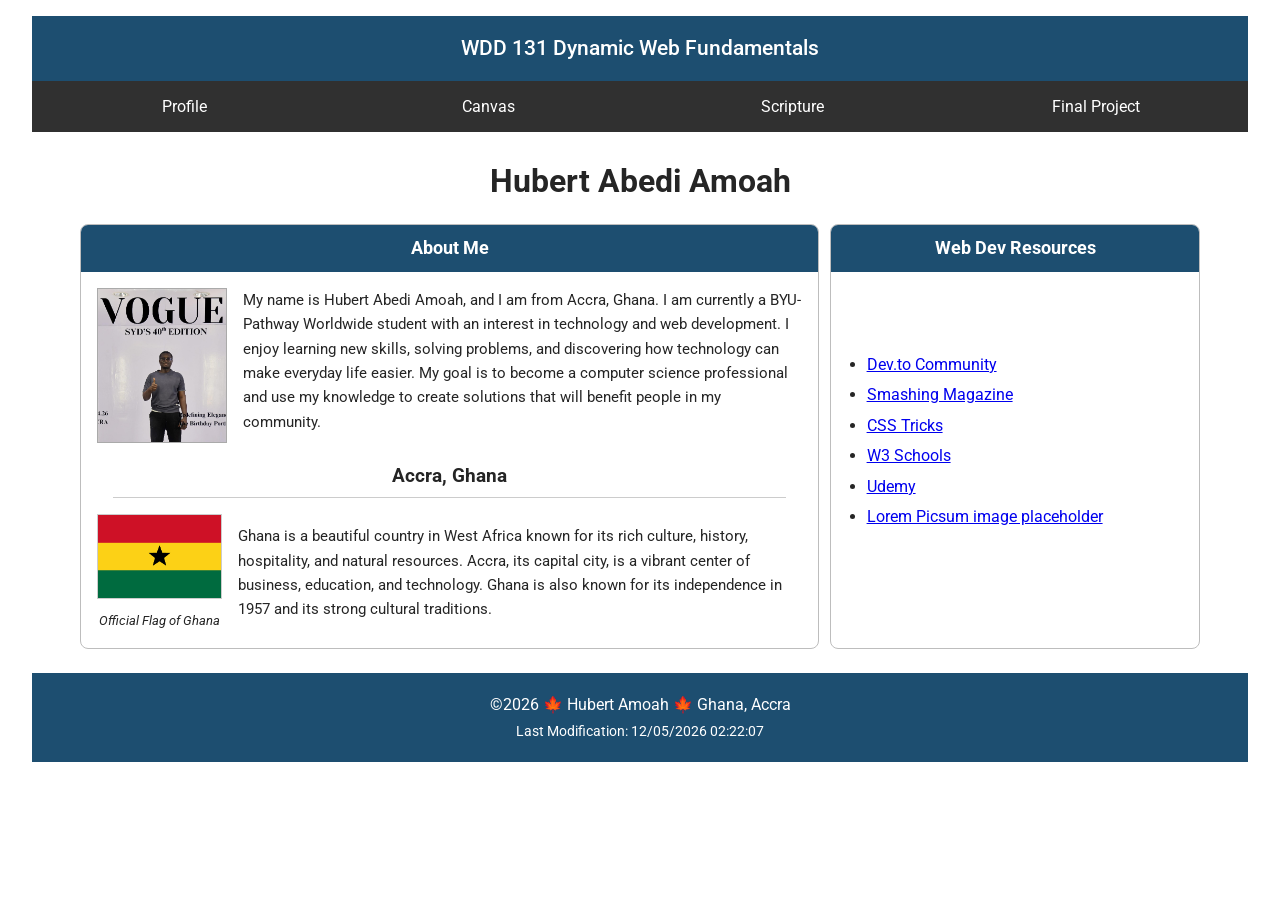
<file: index.html>
<!DOCTYPE html>
<html lang="en">
<head>
    <meta charset="UTF-8">
    <meta name="viewport" content="width=device-width, initial-scale=1.0">

   <meta name="description" content="Personal homepage of Hubert Abedi Amoah, a BYU-Pathway student from Ghana interested in technology and web development.">

    <meta name="author" content="Hubert Abedi Amoah">

    <title>WDD 131 Dynamic Web Fundamentals Hubert Abedi Amoah</title>

    <link rel="preconnect" href="https://fonts.googleapis.com">
    <link rel="preconnect" href="https://fonts.gstatic.com" crossorigin>
    <link href="https://fonts.googleapis.com/css2?family=Roboto:wght@400;500;700&display=swap" rel="stylesheet">

    <link rel="stylesheet" href="styles/base.css">

    <script src="scripts/getdates.js" defer></script>
</head>

<body>

    <header>
        <span id="course-title">WDD 131 Dynamic Web Fundamentals</span>

        <nav>
            <a href="https://linkedin.com" target="_blank" rel="noopener noreferrer">Profile</a>

            <a href="https://byupw.instructure.com/" target="_blank" rel="noopener noreferrer">Canvas</a>

            <a href="https://www.churchofjesuschrist.org/study/scriptures/bofm/1-ne/3?lang=eng&id=p7#p7" target="_blank" rel="noopener noreferrer">Scripture</a>

            <a href="#">Final Project</a>
        </nav>
    </header>

    <main>
        <h1>Hubert Abedi Amoah</h1>

        <div class="cards">

            <section class="card about">
                <h2>About Me</h2>

                <div class="about-content">

                    <img class="profile-photo"
                         src="images/hubert.jpg"
                         alt="Portrait of Hubert Abedi Amoah">

                    <p>
                        My name is Hubert Abedi Amoah, and I am from Accra,
                        Ghana. I am currently a BYU-Pathway Worldwide student
                        with an interest in technology and web development.
                        I enjoy learning new skills, solving problems, and
                        discovering how technology can make everyday life
                        easier. My goal is to become a computer science
                        professional and use my knowledge to create solutions
                        that will benefit people in my community.
                    </p>

                </div>

                <h3>Accra, Ghana</h3>

                <div class="location-content">

                    <figure>
                        <img src="images/ghana-flag.png"
                             alt="Official flag of Ghana">

                        <figcaption>Official Flag of Ghana</figcaption>
                    </figure>

                    <p>
                        Ghana is a beautiful country in West Africa known
                        for its rich culture, history, hospitality, and
                        natural resources. Accra, its capital city, is a
                        vibrant center of business, education, and
                        technology. Ghana is also known for its
                        independence in 1957 and its strong cultural
                        traditions.
                    </p>

                </div>
            </section>

            <section class="card resources">

                <h2>Web Dev Resources</h2>

                <div class="resource-content">

                    <ul>
                        <li>
                            <a href="https://dev.to/" target="_blank" rel="noopener noreferrer">
                                Dev.to Community
                            </a>
                        </li>

                        <li>
                            <a href="https://www.smashingmagazine.com/" target="_blank" rel="noopener noreferrer">
                                Smashing Magazine
                            </a>
                        </li>

                        <li>
                            <a href="https://css-tricks.com/" target="_blank" rel="noopener noreferrer">
                                CSS Tricks
                            </a>
                        </li>

                        <li>
                            <a href="https://www.w3schools.com/" target="_blank" rel="noopener noreferrer">
                                W3 Schools
                            </a>
                        </li>

                        <li>
                            <a href="https://www.udemy.com/" target="_blank" rel="noopener noreferrer">
                                Udemy
                            </a>
                        </li>

                        <li>
                            <a href="https://www.lipsum.com/" target="_blank" rel="noopener noreferrer">
                                Lorem Picsum image placeholder
                            </a>
                        </li>
                    </ul>

                </div>
            </section>

        </div>
    </main>

    <footer>
        <p>
            ©<span id="currentyear"></span> 🍁 Hubert Amoah 🍁 Ghana, Accra
        </p>

        <p id="lastModified"></p>
    </footer>

</body>
</html>
</file>
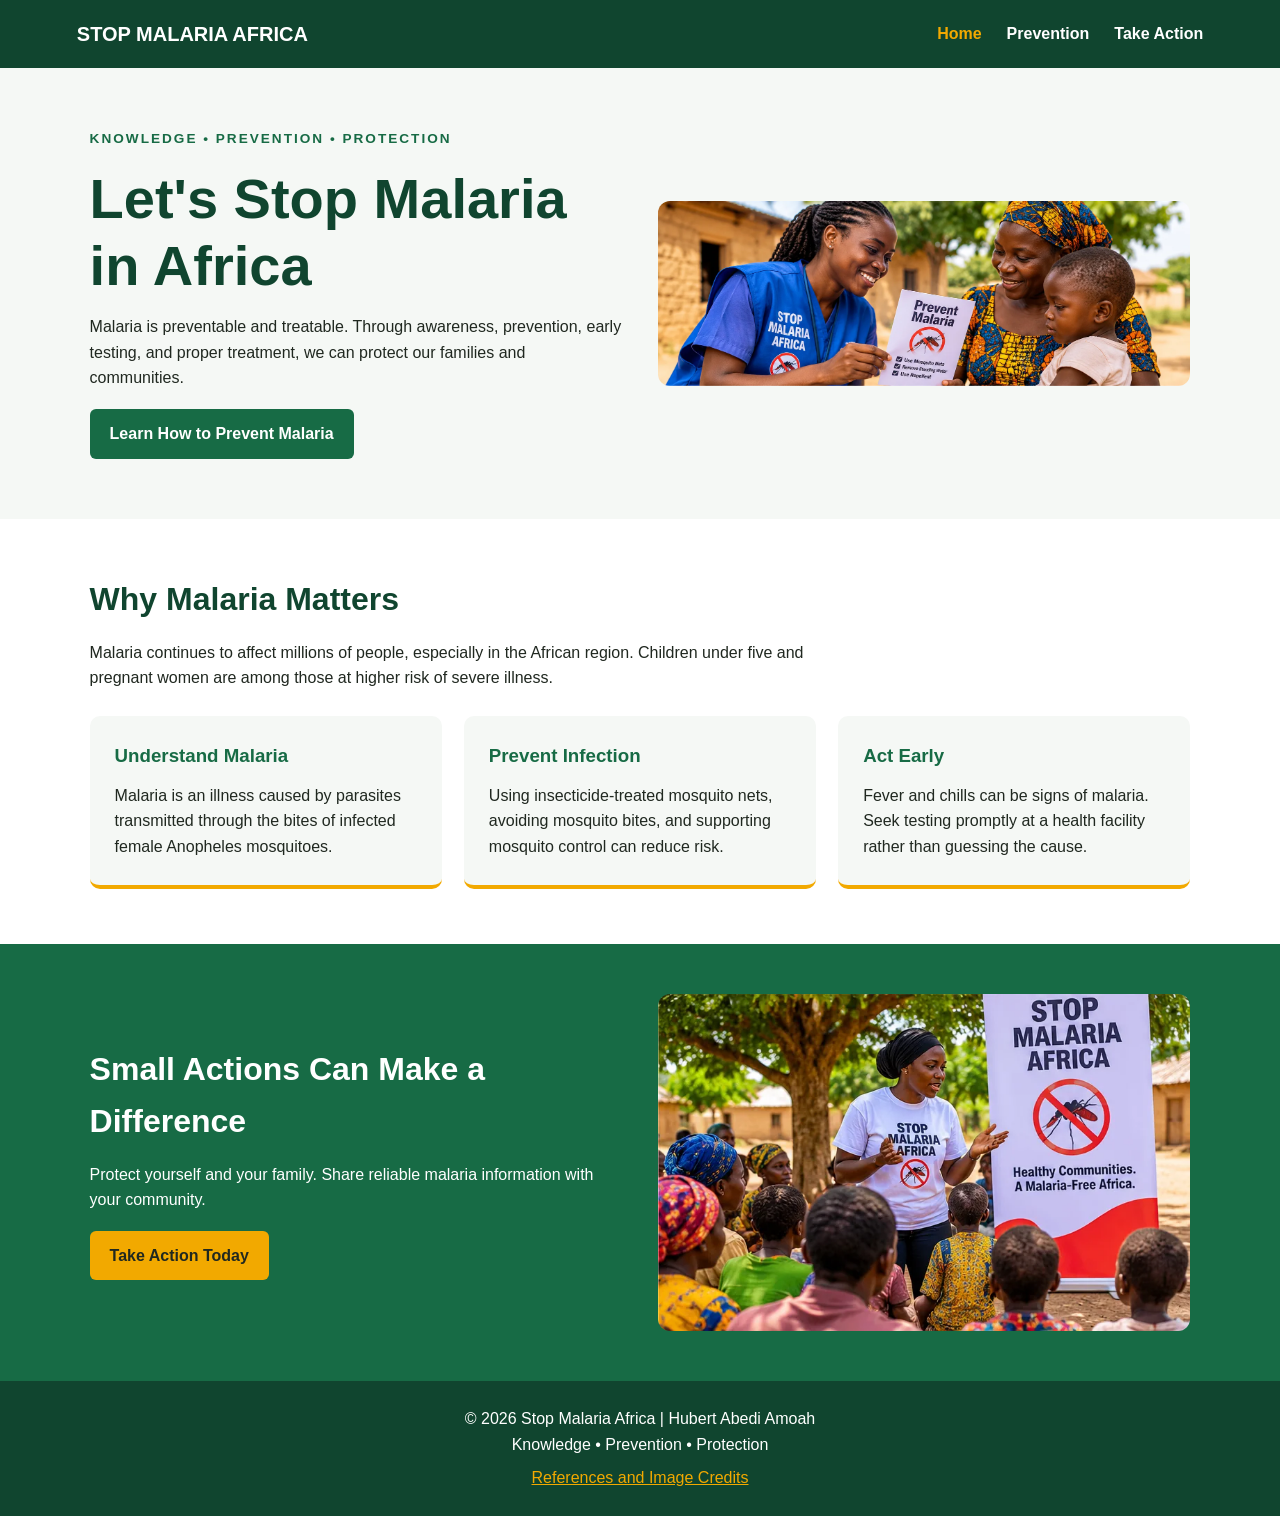
<file: project/index.html>
<!DOCTYPE html>
<html lang="en">
<head>
    <meta charset="UTF-8">
    <meta name="viewport" content="width=device-width, initial-scale=1.0">
    <meta name="description" content="Learn about malaria prevention and how communities across Africa can help stop malaria.">
    <meta name="author" content="Hubert Abedi Amoah">
    <title>Stop Malaria Africa | Home</title>
    <link rel="stylesheet" href="styles/project.css">
    <script src="scripts/project.js" defer></script>
</head>
<body>
    <header>
        <a class="logo" href="index.html">STOP MALARIA AFRICA</a>
        <button class="menu-button" id="menuButton" aria-label="Open navigation" aria-expanded="false">☰</button>
        <nav id="mainNav">
            <a href="index.html" aria-current="page">Home</a>
            <a href="prevention.html">Prevention</a>
            <a href="take-action.html">Take Action</a>
        </nav>
    </header>

    <main>
        <section class="hero">
            <div class="hero-content">
                <p class="eyebrow">KNOWLEDGE • PREVENTION • PROTECTION</p>
                <h1>Let's Stop Malaria in Africa</h1>
                <p>Malaria is preventable and treatable. Through awareness, prevention, early testing, and proper treatment, we can protect our families and communities.</p>
                <a class="button" href="prevention.html">Learn How to Prevent Malaria</a>
            </div>
            <img src="images/malaria-hero.webp" alt="Community health worker educating people about malaria prevention" width="600" height="400">
        </section>

        <section class="section">
            <h2>Why Malaria Matters</h2>
            <p class="intro">Malaria continues to affect millions of people, especially in the African region. Children under five and pregnant women are among those at higher risk of severe illness.</p>

            <div class="cards">
                <article class="card">
                    <h3>Understand Malaria</h3>
                    <p>Malaria is an illness caused by parasites transmitted through the bites of infected female Anopheles mosquitoes.</p>
                </article>
                <article class="card">
                    <h3>Prevent Infection</h3>
                    <p>Using insecticide-treated mosquito nets, avoiding mosquito bites, and supporting mosquito control can reduce risk.</p>
                </article>
                <article class="card">
                    <h3>Act Early</h3>
                    <p>Fever and chills can be signs of malaria. Seek testing promptly at a health facility rather than guessing the cause.</p>
                </article>
            </div>
        </section>

        <section class="callout">
            <div>
                <h2>Small Actions Can Make a Difference</h2>
                <p>Protect yourself and your family. Share reliable malaria information with your community.</p>
                <a class="button button-light" href="take-action.html">Take Action Today</a>
            </div>
            <img src="images/community-awareness.webp" alt="Community members taking part in a health awareness activity" width="600" height="400" loading="lazy">
        </section>
    </main>

    <footer>
        <p>&copy; 2026 Stop Malaria Africa | Hubert Abedi Amoah</p>
        <p>Knowledge • Prevention • Protection</p>
        <a href="references.html">References and Image Credits</a>
    </footer>
</body>
</html>
</file>
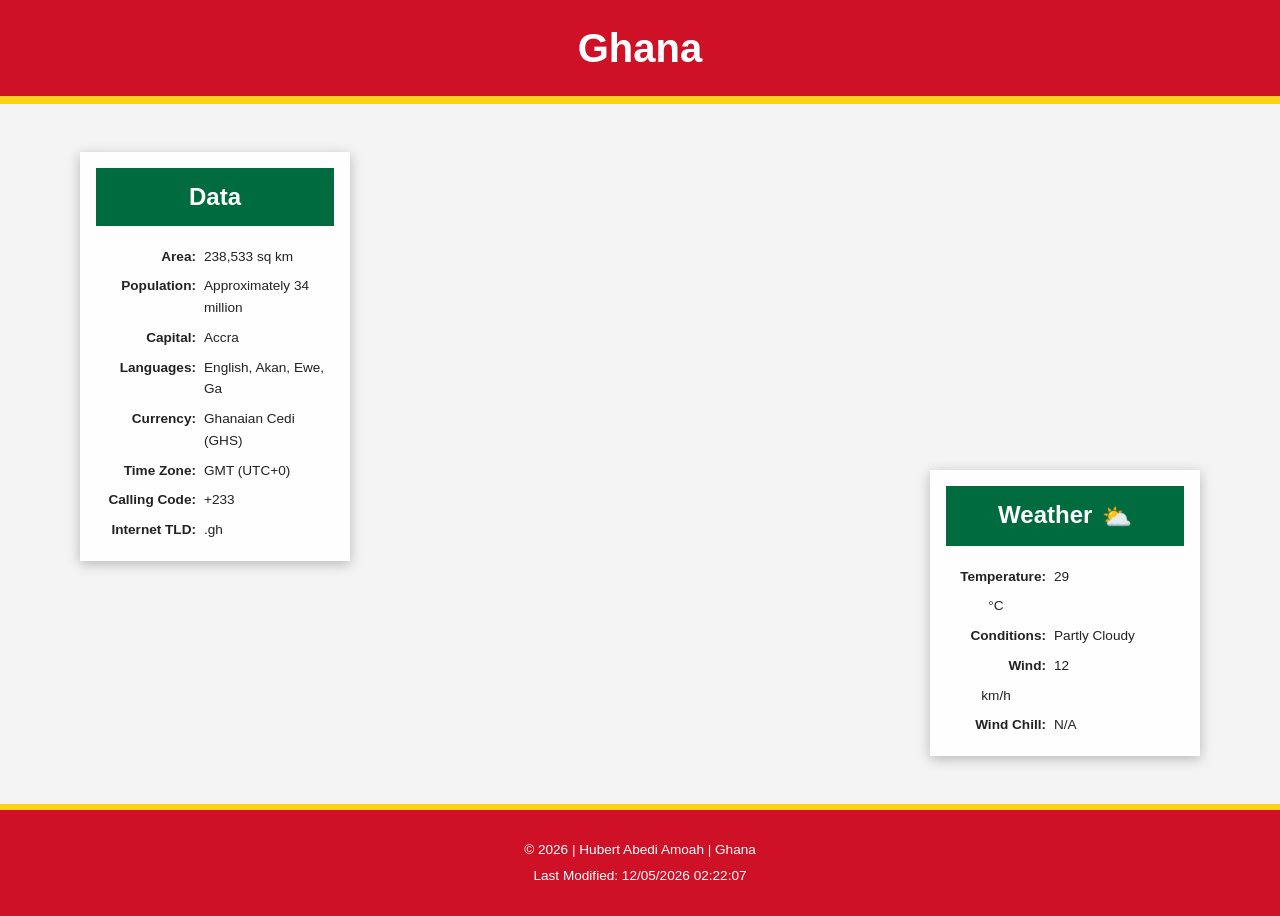
<file: place.html>
<!DOCTYPE html>
<html lang="en">
<head>
    <meta charset="UTF-8">
    <meta name="viewport" content="width=device-width, initial-scale=1.0">
    <meta name="description" content="Explore Ghana, its geography, population, culture, and weather.">
    <meta name="author" content="Hubert Abedi Amoah">

    <title>Ghana | Place Page</title>

    <link rel="stylesheet" href="styles/place.css">
    <script src="scripts/place.js" defer></script>
</head>

<body>
    <header>
        <h1>Ghana</h1>
    </header>

    <main>
        <div class="hero">

            <!-- Responsive Hero Image -->
            <picture class="hero-picture">
                <source
                    media="(max-width: 600px)"
                    srcset="images/ghana-small.webp"
                    type="image/webp">

                <source
                    media="(min-width: 601px)"
                    srcset="images/ghana-large.webp"
                    type="image/webp">

                <img
                    src="images/ghana-large.webp"
                    alt="Beautiful landscape of Ghana"
                    class="hero-image">
            </picture>

            <!-- Data Section -->
            <section class="data">
                <h2>Data</h2>

                <div class="data-content">
                    <p><span>Area:</span> <span>238,533 sq km</span></p>
                    <p><span>Population:</span> <span>Approximately 34 million</span></p>
                    <p><span>Capital:</span> <span>Accra</span></p>
                    <p><span>Languages:</span> <span>English, Akan, Ewe, Ga</span></p>
                    <p><span>Currency:</span> <span>Ghanaian Cedi (GHS)</span></p>
                    <p><span>Time Zone:</span> <span>GMT (UTC+0)</span></p>
                    <p><span>Calling Code:</span> <span>+233</span></p>
                    <p><span>Internet TLD:</span> <span>.gh</span></p>
                </div>
            </section>

            <!-- Weather Section -->
            <section class="weather">
                <h2>Weather</h2>

                <img
                    src="images/weather.svg"
                    alt="Partly cloudy weather"
                    class="weather-icon">

                <div class="weather-content">
                    <p><span>Temperature:</span> <span id="temperature">29</span> °C</p>
                    <p><span>Conditions:</span> <span>Partly Cloudy</span></p>
                    <p><span>Wind:</span> <span id="wind-speed">12</span> km/h</p>
                    <p><span>Wind Chill:</span> <span id="wind-chill">N/A</span></p>
                </div>
            </section>

        </div>
    </main>

    <footer>
        <p>
            &copy; <span id="current-year"></span>
            | Hubert Abedi Amoah | Ghana
        </p>

        <p>
            Last Modified:
            <span id="last-modified"></span>
        </p>
    </footer>
</body>
</html>
</file>
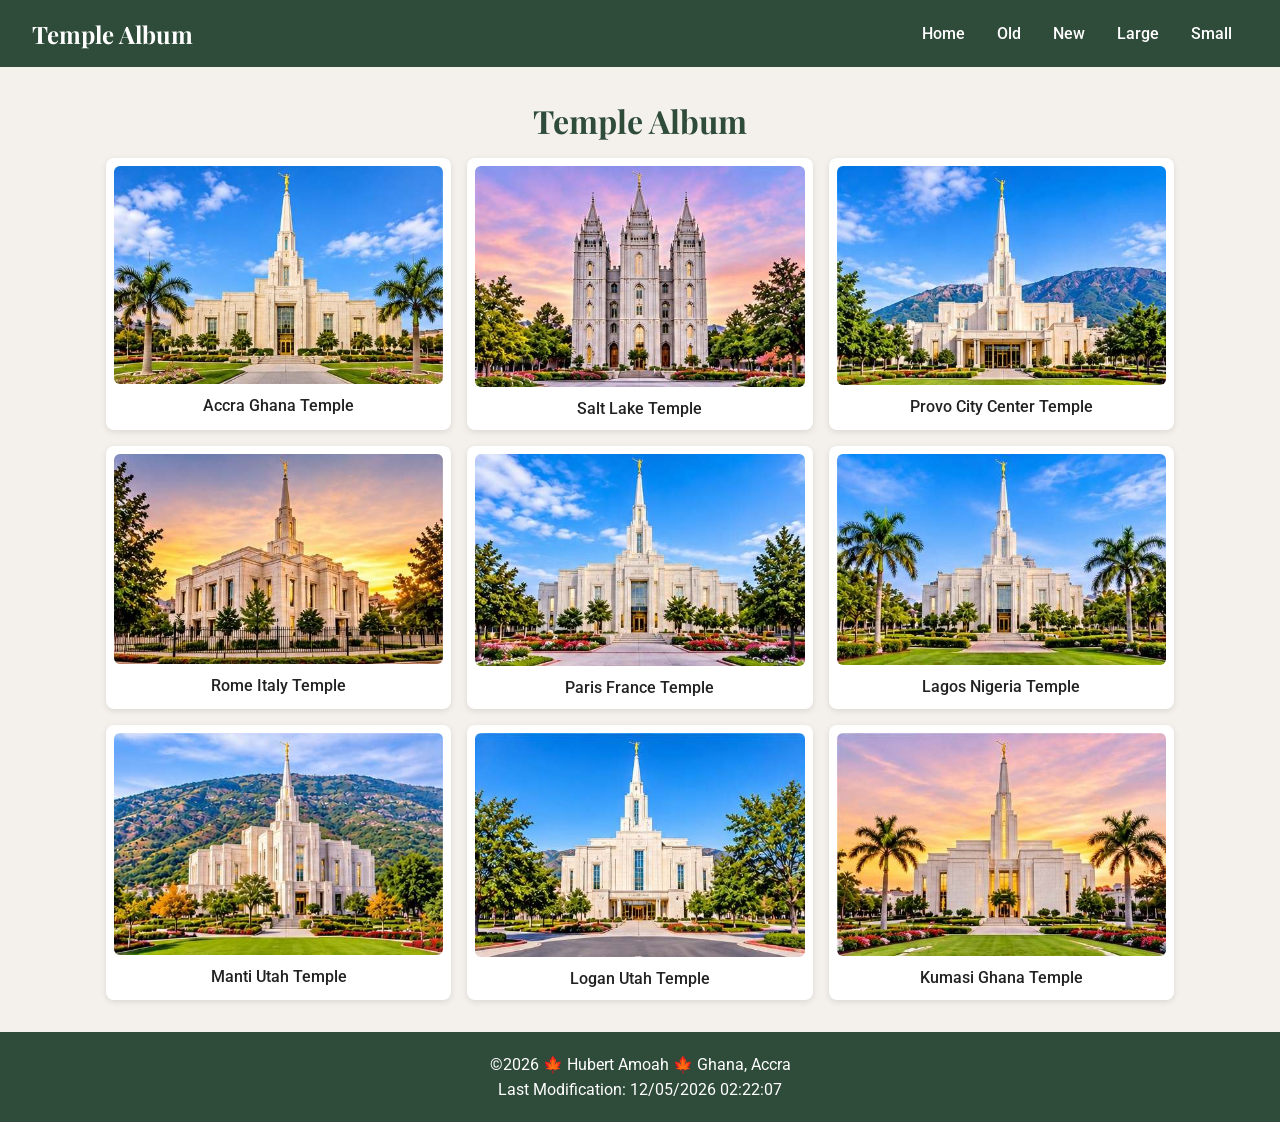
<file: temples.html>
<!DOCTYPE html>
<html lang="en">
<head>
  <meta charset="UTF-8">
  <meta name="viewport" content="width=device-width, initial-scale=1.0">
  <title>Temple Album - Hubert Amoah</title>
  <meta name="description" content="Explore beautiful temples from around the world in Hubert Amoah's WDD 131 Temple Album photo gallery.">
  <meta name="author" content="Hubert Amoah">
  <link rel="preconnect" href="https://fonts.googleapis.com">
  <link rel="preconnect" href="https://fonts.gstatic.com" crossorigin>
  <link href="https://fonts.googleapis.com/css2?family=Playfair+Display:wght@600&family=Roboto:wght@400;500&display=swap" rel="stylesheet">
  <link rel="stylesheet" href="styles/temples.css">
  <link rel="stylesheet" href="styles/temples-large.css">
  <script src="scripts/temples.js" defer></script>
</head>
<body>
  <header>
    <h2>Temple Album</h2>
    <button id="menu" aria-label="Toggle navigation menu" aria-expanded="false" aria-controls="main-nav"></button>
    <nav class="navigation" id="main-nav">
      <a href="#" title="Home">Home</a>
      <a href="#" title="Old temples">Old</a>
      <a href="#" title="New temples">New</a>
      <a href="#" title="Large temples">Large</a>
      <a href="#" title="Small temples">Small</a>
    </nav>
  </header>

  <main>
    <h1>Temple Album</h1>
    <div class="album">
      <figure>
        <img src="images/accra-ghana-temple.jpg" alt="Accra Ghana Temple" width="400" height="300" loading="lazy">
        <figcaption>Accra Ghana Temple</figcaption>
      </figure>
      <figure>
        <img src="images/salt-lake-temple.jpg" alt="Salt Lake Temple" width="400" height="300" loading="lazy">
        <figcaption>Salt Lake Temple</figcaption>
      </figure>
      <figure>
        <img src="images/provo-city-center-temple.jpg" alt="Provo City Center Temple" width="400" height="300" loading="lazy">
        <figcaption>Provo City Center Temple</figcaption>
      </figure>
      <figure>
        <img src="images/rome-italy-temple.jpg" alt="Rome Italy Temple" width="400" height="300" loading="lazy">
        <figcaption>Rome Italy Temple</figcaption>
      </figure>
      <figure>
        <img src="images/paris-france-temple.jpg" alt="Paris France Temple" width="400" height="300" loading="lazy">
        <figcaption>Paris France Temple</figcaption>
      </figure>
      <figure>
        <img src="images/lagos-nigeria-temple.jpg" alt="Lagos Nigeria Temple" width="400" height="300" loading="lazy">
        <figcaption>Lagos Nigeria Temple</figcaption>
      </figure>
      <figure>
        <img src="images/manti-utah-temple.jpg" alt="Manti Utah Temple" width="400" height="300" loading="lazy">
        <figcaption>Manti Utah Temple</figcaption>
      </figure>
      <figure>
        <img src="images/logan-utah-temple.jpg" alt="Logan Utah Temple" width="400" height="300" loading="lazy">
        <figcaption>Logan Utah Temple</figcaption>
      </figure>
      <figure>
        <img src="images/kumasi-ghana-temple.jpg" alt="Kumasi Ghana Temple" width="400" height="300" loading="lazy">
        <figcaption>Kumasi Ghana Temple</figcaption>
      </figure>
    </div>
  </main>

  <footer>
    <p>
      ©<span id="currentyear"></span> 🍁 Hubert Amoah 🍁 Ghana, Accra
    </p>
    <p id="lastModified"></p>
  </footer>
</body>
</html>
</file>
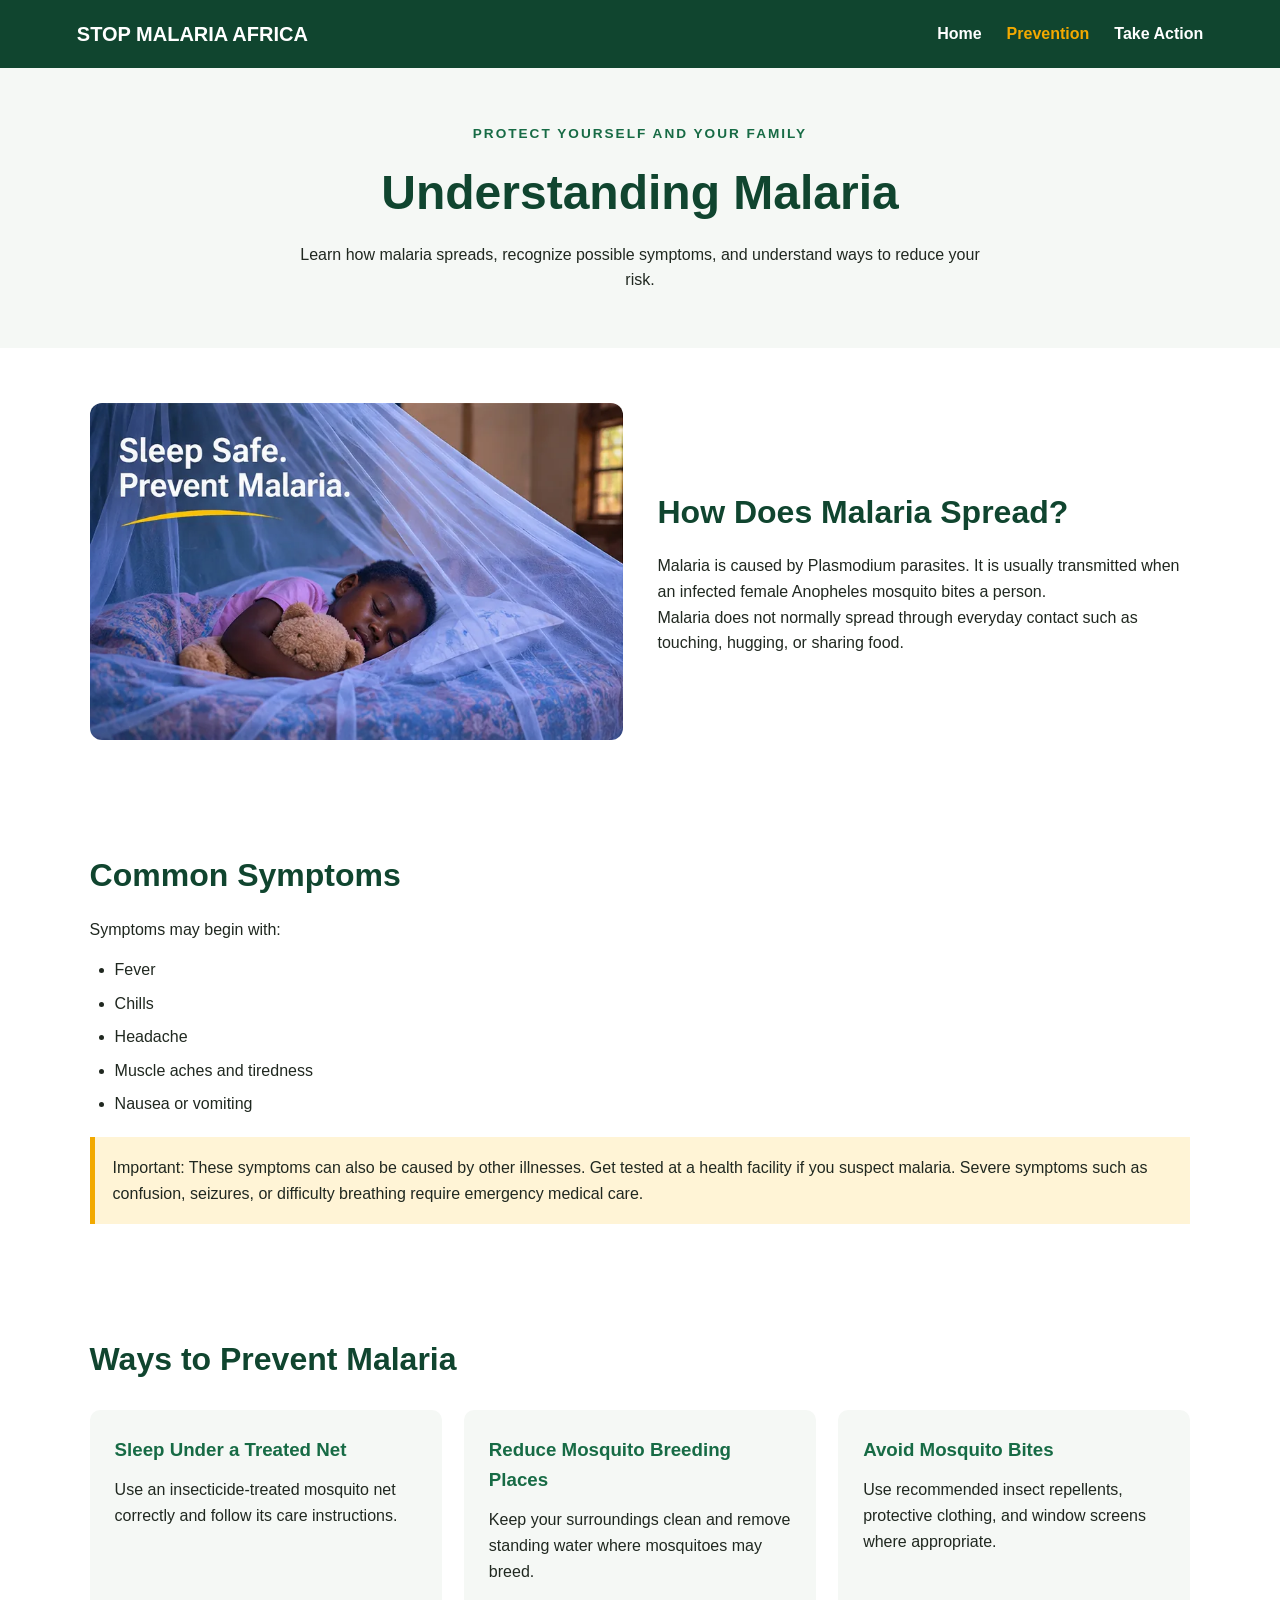
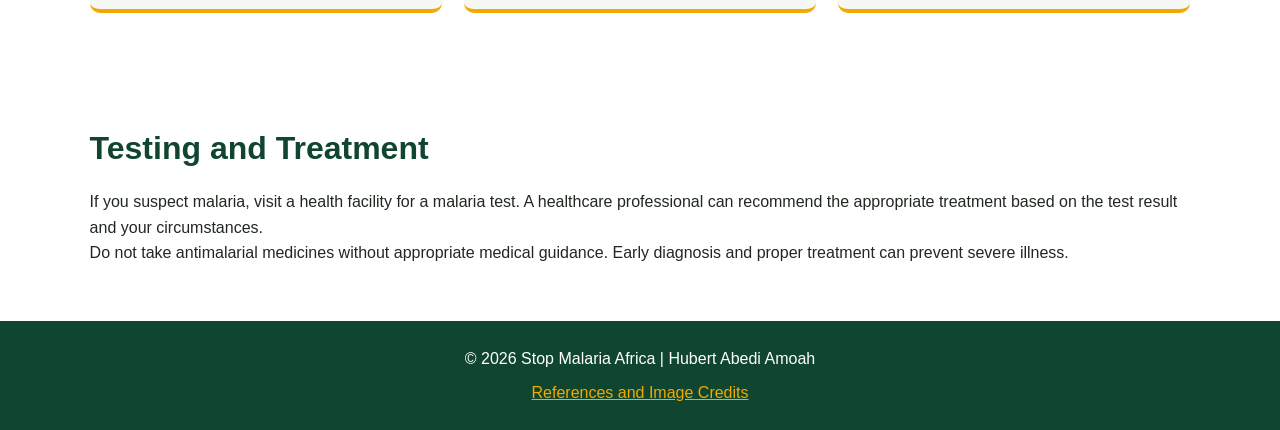
<file: project/prevention.html>
<!DOCTYPE html>
<html lang="en">
<head>
    <meta charset="UTF-8">
    <meta name="viewport" content="width=device-width, initial-scale=1.0">
    <meta name="description" content="Learn about malaria symptoms, prevention, diagnosis, and treatment.">
    <meta name="author" content="Hubert Abedi Amoah">
    <title>Malaria Prevention | Stop Malaria Africa</title>
    <link rel="stylesheet" href="styles/project.css">
    <script src="scripts/project.js" defer></script>
</head>
<body>
    <header>
        <a class="logo" href="index.html">STOP MALARIA AFRICA</a>
        <button class="menu-button" id="menuButton" aria-label="Open navigation" aria-expanded="false">☰</button>
        <nav id="mainNav">
            <a href="index.html">Home</a>
            <a href="prevention.html" aria-current="page">Prevention</a>
            <a href="take-action.html">Take Action</a>
        </nav>
    </header>

    <main>
        <section class="page-heading">
            <p class="eyebrow">PROTECT YOURSELF AND YOUR FAMILY</p>
            <h1>Understanding Malaria</h1>
            <p>Learn how malaria spreads, recognize possible symptoms, and understand ways to reduce your risk.</p>
        </section>

        <section class="content-section">
            <img class="content-image" src="images/mosquito-net.webp" alt="A mosquito net used to protect people while sleeping" width="600" height="400" loading="lazy">
            <div>
                <h2>How Does Malaria Spread?</h2>
                <p>Malaria is caused by Plasmodium parasites. It is usually transmitted when an infected female Anopheles mosquito bites a person.</p>
                <p>Malaria does not normally spread through everyday contact such as touching, hugging, or sharing food.</p>
            </div>
        </section>

        <section class="section">
            <h2>Common Symptoms</h2>
            <p>Symptoms may begin with:</p>
            <ul class="info-list">
                <li>Fever</li>
                <li>Chills</li>
                <li>Headache</li>
                <li>Muscle aches and tiredness</li>
                <li>Nausea or vomiting</li>
            </ul>
            <p class="notice">Important: These symptoms can also be caused by other illnesses. Get tested at a health facility if you suspect malaria. Severe symptoms such as confusion, seizures, or difficulty breathing require emergency medical care.</p>
        </section>

        <section class="section">
            <h2>Ways to Prevent Malaria</h2>
            <div class="cards">
                <article class="card">
                    <h3>Sleep Under a Treated Net</h3>
                    <p>Use an insecticide-treated mosquito net correctly and follow its care instructions.</p>
                </article>
                <article class="card">
                    <h3>Reduce Mosquito Breeding Places</h3>
                    <p>Keep your surroundings clean and remove standing water where mosquitoes may breed.</p>
                </article>
                <article class="card">
                    <h3>Avoid Mosquito Bites</h3>
                    <p>Use recommended insect repellents, protective clothing, and window screens where appropriate.</p>
                </article>
            </div>
        </section>

        <section class="section">
            <h2>Testing and Treatment</h2>
            <p>If you suspect malaria, visit a health facility for a malaria test. A healthcare professional can recommend the appropriate treatment based on the test result and your circumstances.</p>
            <p>Do not take antimalarial medicines without appropriate medical guidance. Early diagnosis and proper treatment can prevent severe illness.</p>
        </section>
    </main>

    <footer>
        <p>&copy; 2026 Stop Malaria Africa | Hubert Abedi Amoah</p>
        <a href="references.html">References and Image Credits</a>
    </footer>
</body>
</html>
</file>
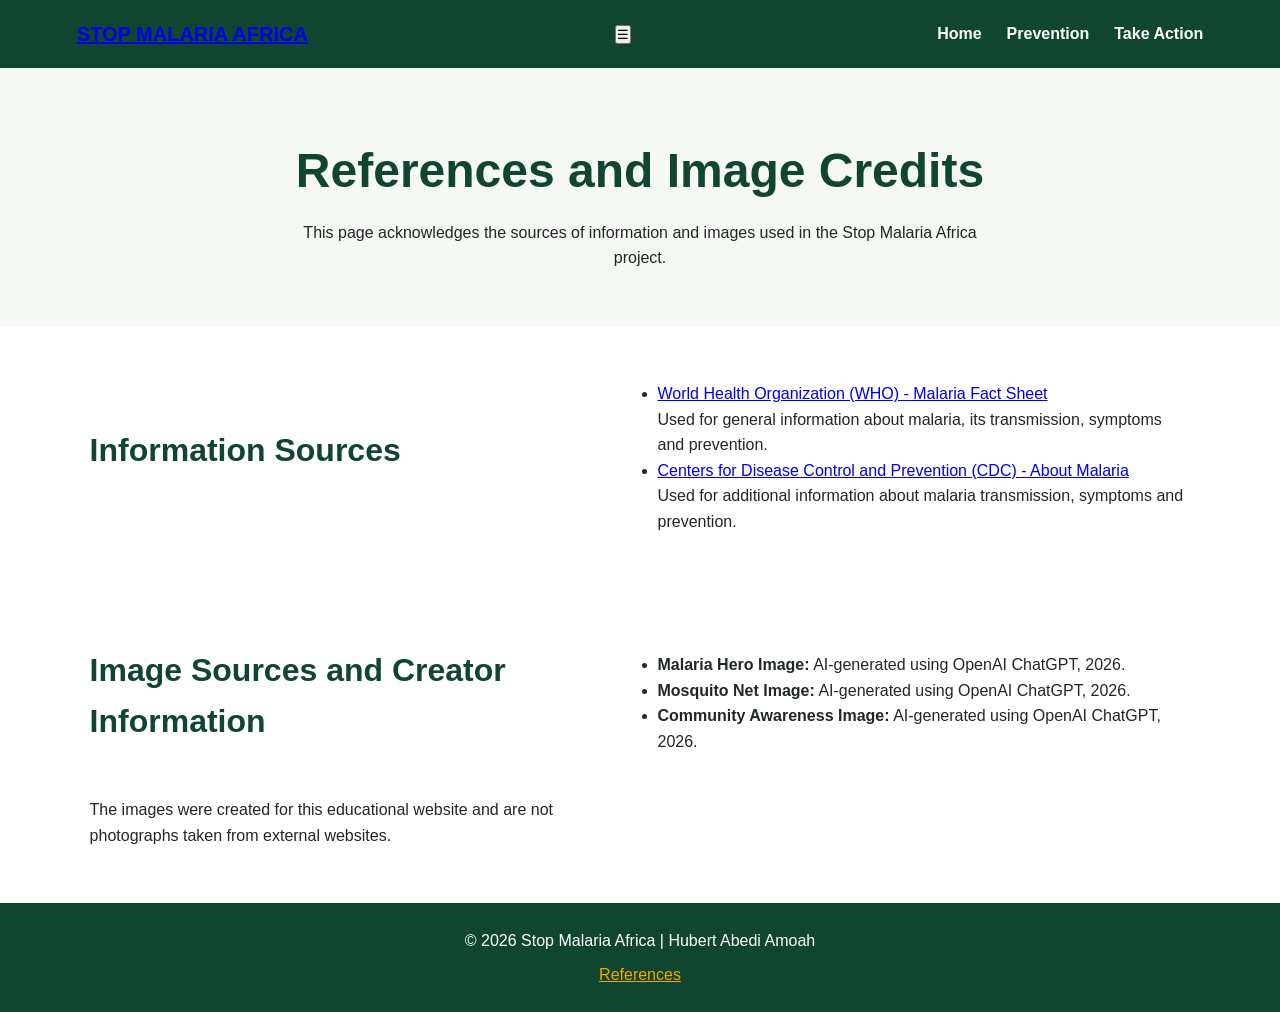
<file: project/references.html>
<!DOCTYPE html>
<html lang="en">
<head>
    <meta charset="UTF-8">
    <meta name="viewport" content="width=device-width, initial-scale=1.0">
    <meta name="description" content="References and image credits for the Stop Malaria Africa website.">
    <meta name="author" content="Hubert Abedi Amoah">
    <title>References | Stop Malaria Africa</title>
    <link rel="stylesheet" href="styles/project.css">
</head>

<body>
    <header>
        <div class="logo">
            <a href="index.html">STOP MALARIA AFRICA</a>
        </div>

        <button id="menuButton" aria-label="Open navigation menu"
            aria-expanded="false">☰</button>

        <nav id="mainNav">
            <a href="index.html">Home</a>
            <a href="prevention.html">Prevention</a>
            <a href="take-action.html">Take Action</a>
        </nav>
    </header>

    <main>
        <section class="page-heading">
            <h1>References and Image Credits</h1>
            <p>
                This page acknowledges the sources of information
                and images used in the Stop Malaria Africa project.
            </p>
        </section>

        <section class="content-section">
            <h2>Information Sources</h2>

            <ul>
                <li>
                    <a href="https://www.who.int/news-room/fact-sheets/detail/malaria"
                       target="_blank" rel="noopener noreferrer">
                        World Health Organization (WHO) - Malaria Fact Sheet
                    </a>
                    <p>
                        Used for general information about malaria,
                        its transmission, symptoms and prevention.
                    </p>
                </li>

                <li>
                    <a href="https://www.cdc.gov/malaria/about/index.html"
                       target="_blank" rel="noopener noreferrer">
                        Centers for Disease Control and Prevention (CDC) - About Malaria
                    </a>
                    <p>
                        Used for additional information about malaria
                        transmission, symptoms and prevention.
                    </p>
                </li>
            </ul>
        </section>

        <section class="content-section">
            <h2>Image Sources and Creator Information</h2>

            <ul>
                <li>
                    <strong>Malaria Hero Image:</strong>
                    AI-generated using OpenAI ChatGPT, 2026.
                </li>

                <li>
                    <strong>Mosquito Net Image:</strong>
                    AI-generated using OpenAI ChatGPT, 2026.
                </li>

                <li>
                    <strong>Community Awareness Image:</strong>
                    AI-generated using OpenAI ChatGPT, 2026.
                </li>
            </ul>

            <p>
                The images were created for this educational website
                and are not photographs taken from external websites.
            </p>
        </section>
    </main>

    <footer>
        <p>&copy; 2026 Stop Malaria Africa | Hubert Abedi Amoah</p>
        <a href="references.html">References</a>
    </footer>

    <script src="scripts/project.js"></script>
</body>
</html>
</file>
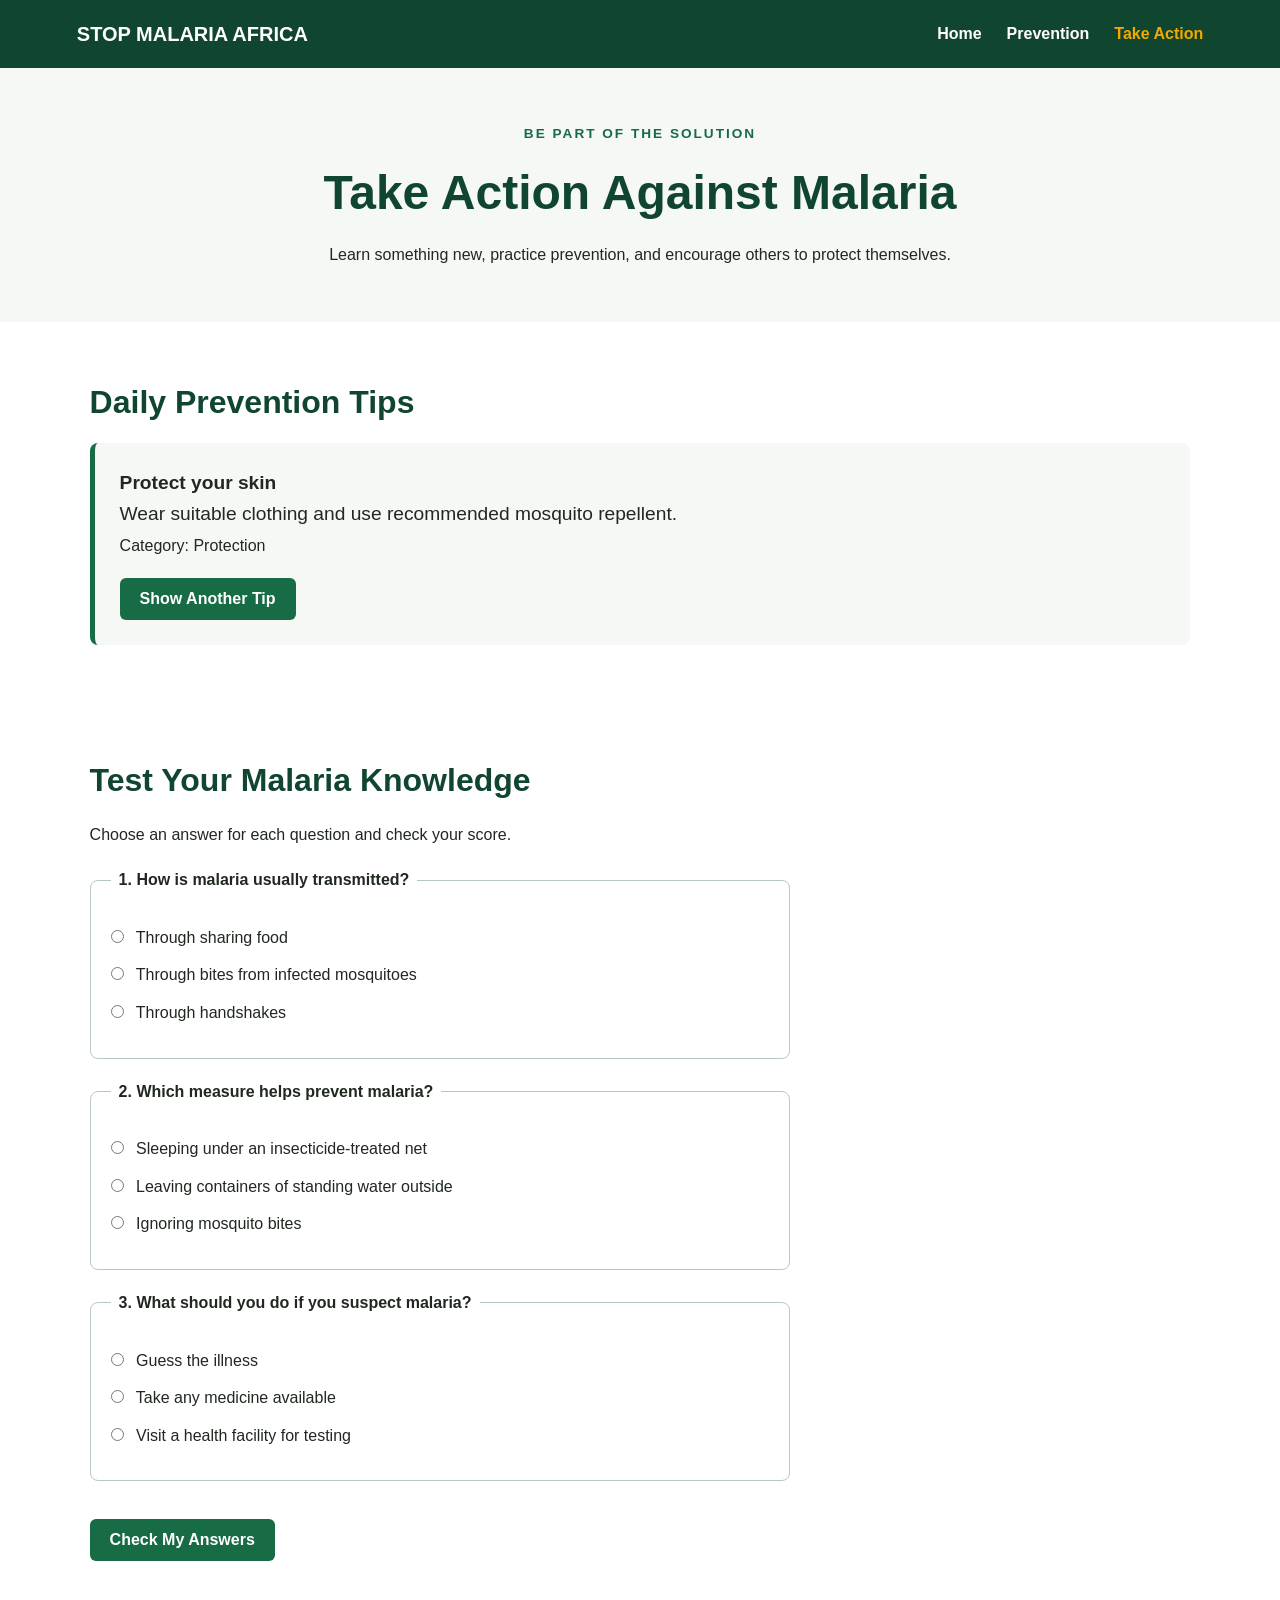
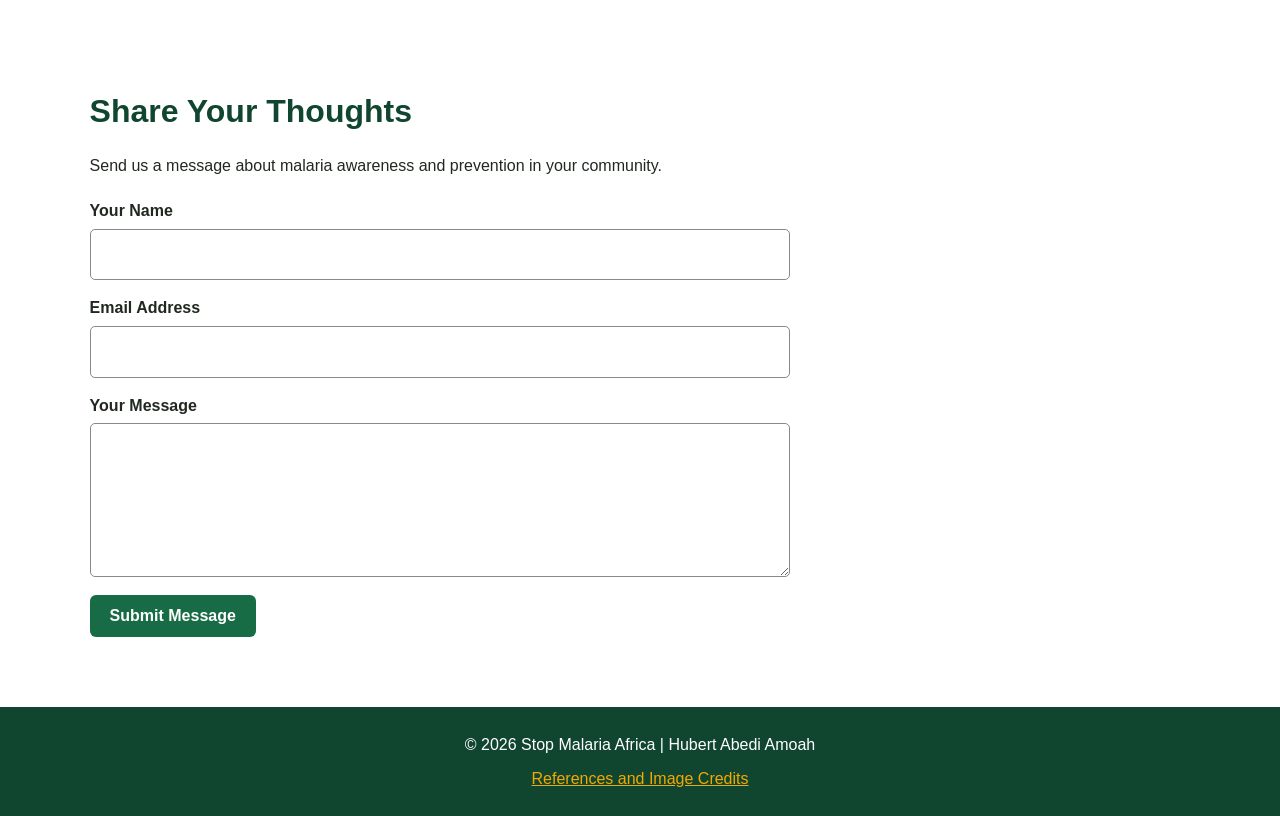
<file: project/take-action.html>
<!DOCTYPE html>
<html lang="en">
<head>
    <meta charset="UTF-8">
    <meta name="viewport" content="width=device-width, initial-scale=1.0">
    <meta name="description" content="Take action against malaria through awareness, education, and prevention.">
    <meta name="author" content="Hubert Abedi Amoah">
    <title>Take Action | Stop Malaria Africa</title>
    <link rel="stylesheet" href="styles/project.css">
    <script src="scripts/project.js" defer></script>
</head>
<body>
    <header>
        <a class="logo" href="index.html">STOP MALARIA AFRICA</a>
        <button class="menu-button" id="menuButton" aria-label="Open navigation" aria-expanded="false">☰</button>
        <nav id="mainNav">
            <a href="index.html">Home</a>
            <a href="prevention.html">Prevention</a>
            <a href="take-action.html" aria-current="page">Take Action</a>
        </nav>
    </header>

    <main>
        <section class="page-heading">
            <p class="eyebrow">BE PART OF THE SOLUTION</p>
            <h1>Take Action Against Malaria</h1>
            <p>Learn something new, practice prevention, and encourage others to protect themselves.</p>
        </section>

        <section class="section">
            <h2>Daily Prevention Tips</h2>
            <div class="tip-box">
                <p id="dailyTip">Your malaria prevention tip will appear here.</p>
                <button class="button" id="newTipButton" type="button">Show Another Tip</button>
            </div>
        </section>

        <section class="section">
            <h2>Test Your Malaria Knowledge</h2>
            <p>Choose an answer for each question and check your score.</p>

            <form id="quizForm">
                <fieldset>
                    <legend>1. How is malaria usually transmitted?</legend>
                    <label><input type="radio" name="q1" value="a" required> Through sharing food</label>
                    <label><input type="radio" name="q1" value="b"> Through bites from infected mosquitoes</label>
                    <label><input type="radio" name="q1" value="c"> Through handshakes</label>
                </fieldset>

                <fieldset>
                    <legend>2. Which measure helps prevent malaria?</legend>
                    <label><input type="radio" name="q2" value="a" required> Sleeping under an insecticide-treated net</label>
                    <label><input type="radio" name="q2" value="b"> Leaving containers of standing water outside</label>
                    <label><input type="radio" name="q2" value="c"> Ignoring mosquito bites</label>
                </fieldset>

                <fieldset>
                    <legend>3. What should you do if you suspect malaria?</legend>
                    <label><input type="radio" name="q3" value="a" required> Guess the illness</label>
                    <label><input type="radio" name="q3" value="b"> Take any medicine available</label>
                    <label><input type="radio" name="q3" value="c"> Visit a health facility for testing</label>
                </fieldset>

                <button class="button" type="submit">Check My Answers</button>
            </form>

            <p id="quizResult" class="result" aria-live="polite"></p>
            <p id="previousScore"></p>
        </section>

        <section class="section">
            <h2>Share Your Thoughts</h2>
            <p>Send us a message about malaria awareness and prevention in your community.</p>

            <form id="contactForm">
                <label for="visitorName">Your Name</label>
                <input type="text" id="visitorName" name="visitorName" required maxlength="60">

                <label for="visitorEmail">Email Address</label>
                <input type="email" id="visitorEmail" name="visitorEmail" required>

                <label for="visitorMessage">Your Message</label>
                <textarea id="visitorMessage" name="visitorMessage" rows="5" required maxlength="500"></textarea>

                <button class="button" type="submit">Submit Message</button>
            </form>
            <p id="formMessage" class="result" aria-live="polite"></p>
        </section>
    </main>

    <footer>
        <p>&copy; 2026 Stop Malaria Africa | Hubert Abedi Amoah</p>
        <a href="references.html">References and Image Credits</a>
    </footer>
</body>
</html>
</file>
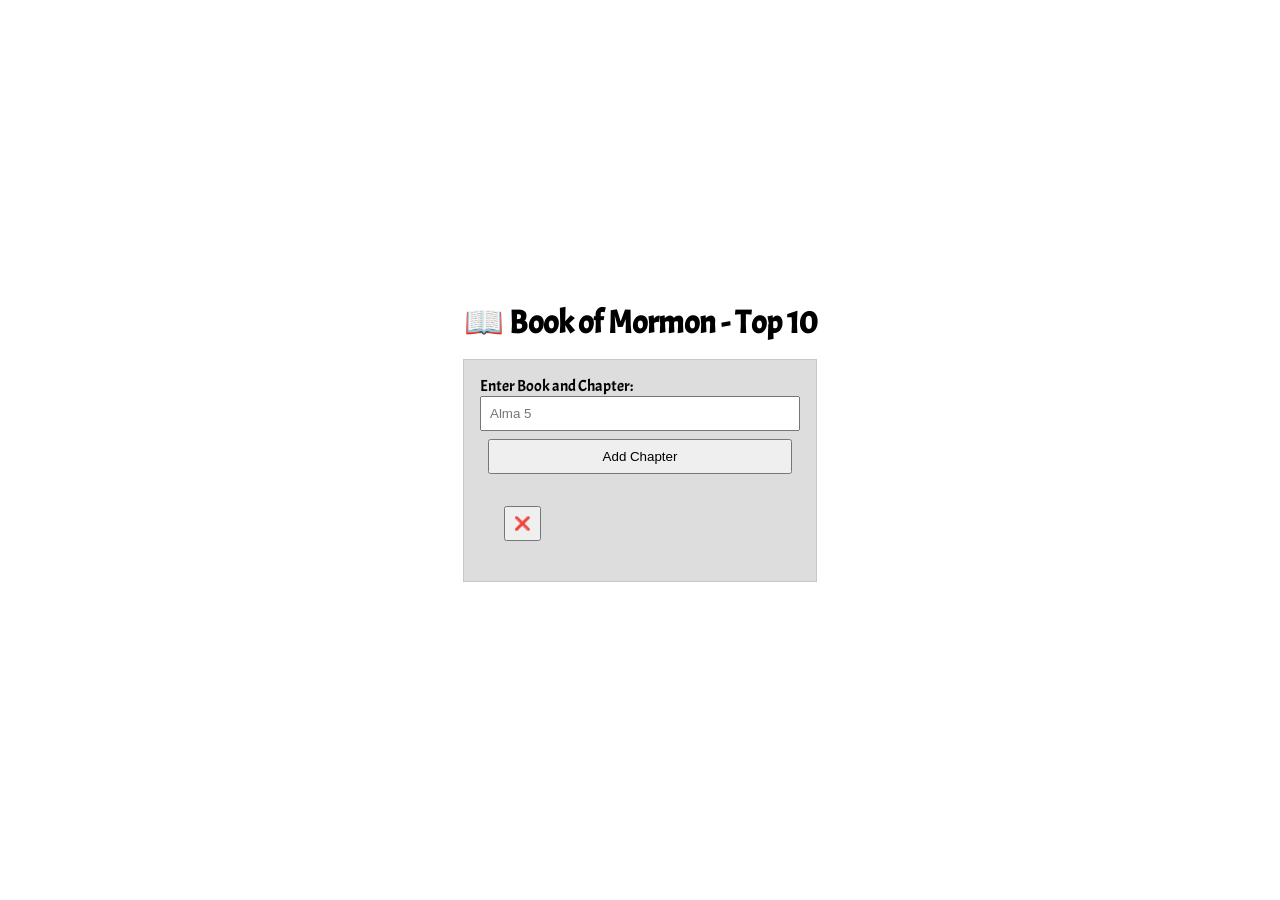
<file: week02/bom.html>
<!DOCTYPE html>
<html lang="en">
<head>
    <meta charset="UTF-8">
    <meta name="viewport" content="width=device-width, initial-scale=1.0">

    <title>Book of Mormon Top 10</title>

    <meta name="description" content="An application for keeping a list of favorite Book of Mormon chapters.">
    <meta name="author" content="Hubert Abedi Amoah">

    <link rel="preconnect" href="https://fonts.googleapis.com">
    <link rel="preconnect" href="https://fonts.gstatic.com" crossorigin>
    <link href="https://fonts.googleapis.com/css2?family=Acme&display=swap" rel="stylesheet">

    <link rel="stylesheet" href="styles/bom.css">

    <script src="scripts/bom.js" defer></script>
</head>

<body>
    <h1>📖 Book of Mormon - Top 10</h1>

    <main>
        <label for="favchap">Enter Book and Chapter:</label>

        <input type="text" id="favchap" placeholder="Alma 5">

        <button type="submit">Add Chapter</button>

        <ul id="list"></ul>
    </main>
</body>
</html>
</file>
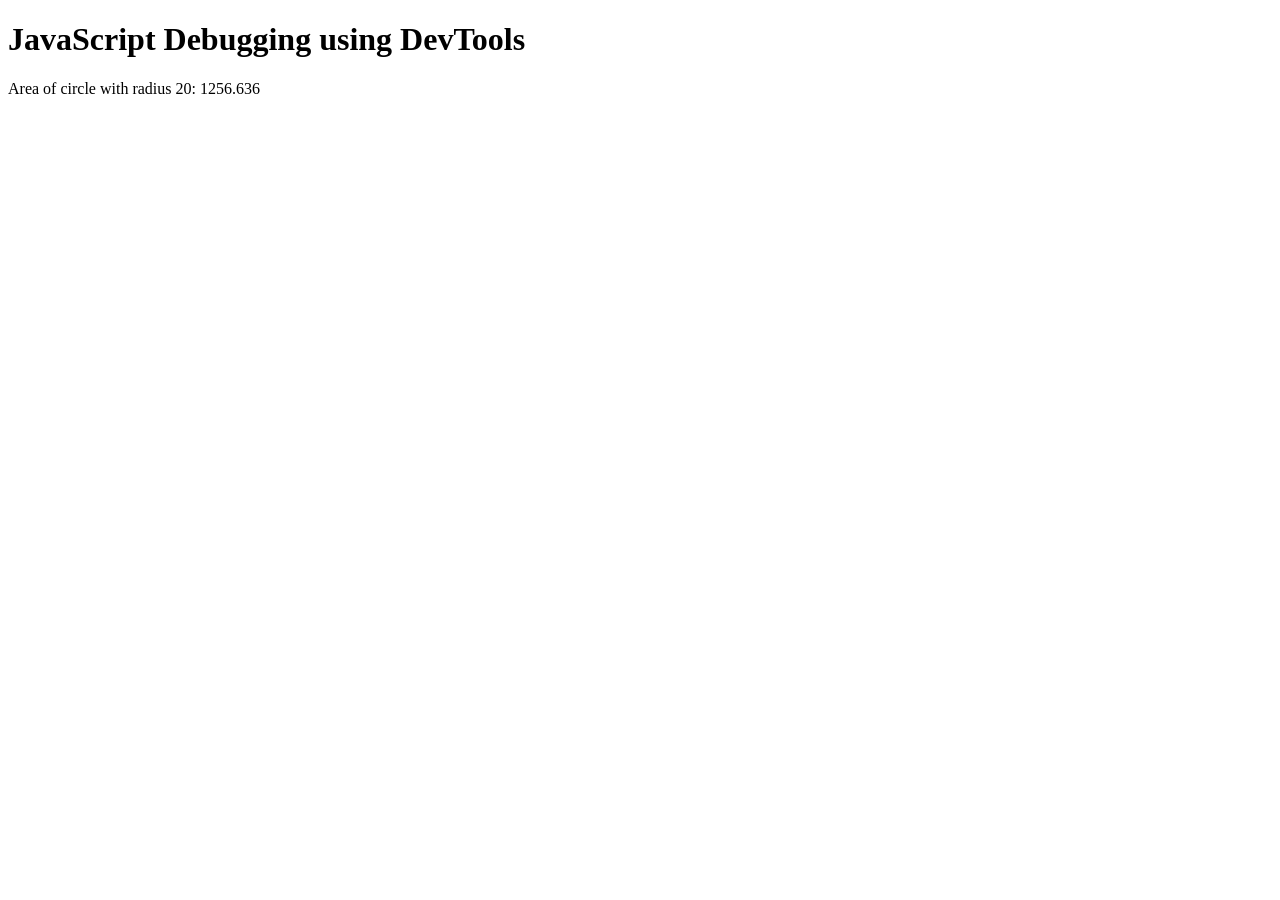
<file: week02/debugging.html>
<!DOCTYPE html>
<html lang="en">
<head>
    <meta charset="UTF-8">
    <meta name="viewport" content="width=device-width, initial-scale=1.0">
    <title>JavaScript Debugging</title>
    <script src="scripts/debugging.js" defer></script>
</head>
<body>
    <h1>JavaScript Debugging using DevTools</h1>

    <p>
        Area of circle with radius
        <span id="radius"></span>:
        <span id="area"></span>
    </p>
</body>
</html>
</file>
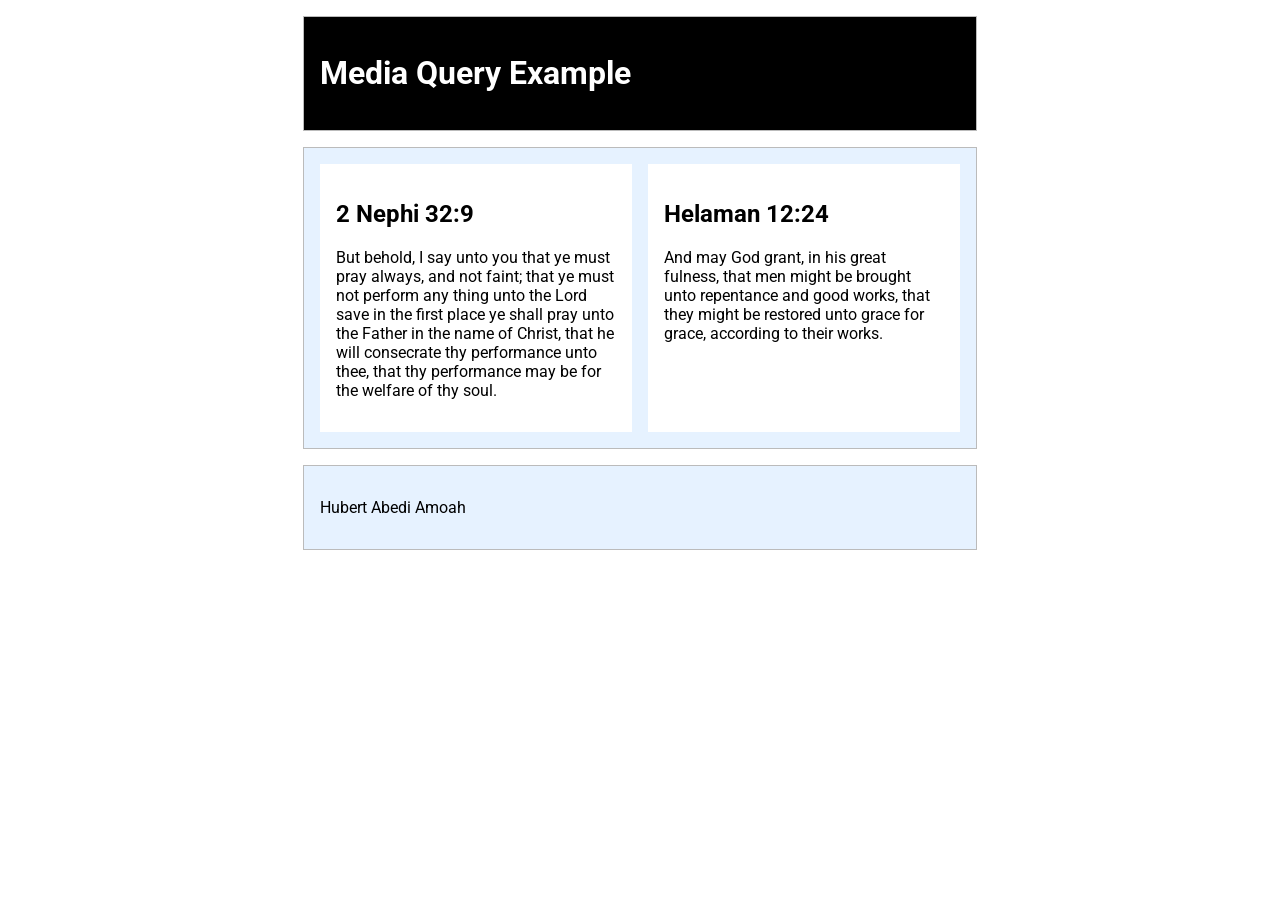
<file: week02/media-query.html>
<!DOCTYPE html>
<html lang="en">
<head>
    <meta charset="UTF-8">
    <meta name="viewport" content="width=device-width, initial-scale=1.0">

    <title>WDD 131 Media Query Example</title>

    <meta name="description" content="A learning activity demonstrating how CSS media queries create responsive web pages.">
    <meta name="author" content="Hubert Abedi Amoah">

    <link rel="preconnect" href="https://fonts.googleapis.com">
    <link rel="preconnect" href="https://fonts.gstatic.com" crossorigin>
    <link href="https://fonts.googleapis.com/css2?family=Roboto&display=swap" rel="stylesheet">

    <link rel="stylesheet" href="styles/media-query.css">
    <link rel="stylesheet" href="styles/media-query-large.css">
</head>

<body>
    <header>
        <h1>Media Query Example</h1>
    </header>

    <main>
        <section>
            <h2>2 Nephi 32:9</h2>
            <p>
                But behold, I say unto you that ye must pray always, and not faint;
                that ye must not perform any thing unto the Lord save in the first
                place ye shall pray unto the Father in the name of Christ, that he
                will consecrate thy performance unto thee, that thy performance
                may be for the welfare of thy soul.
            </p>
        </section>

        <section>
            <h2>Helaman 12:24</h2>
            <p>
                And may God grant, in his great fulness, that men might be brought
                unto repentance and good works, that they might be restored unto
                grace for grace, according to their works.
            </p>
        </section>
    </main>

    <footer>
        <p>Hubert Abedi Amoah</p>
    </footer>
</body>
</html>
</file>
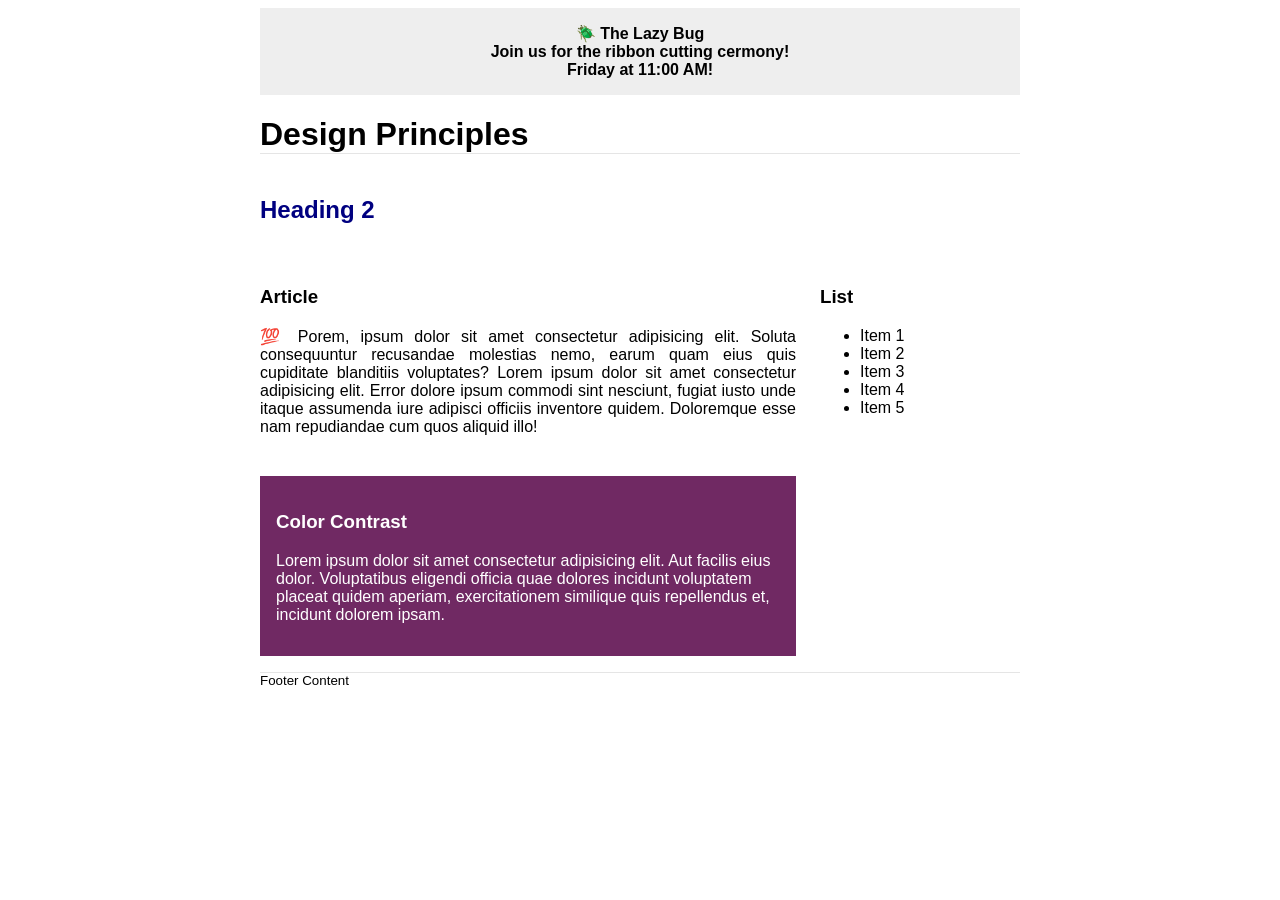
<file: week03/design.html>
<!DOCTYPE html>
<html lang="en">
<head>
    <meta charset="UTF-8">
    <meta name="viewport" content="width=device-width, initial-scale=1.0">
    <title>WDD 131 - Design Principles</title>
    <meta name="description" content="WDD 131 Design Principles learning activity">
    <meta name="author" content="Your Name">
    <link rel="stylesheet" href="styles/design.css">
</head>
<body>
    <header>
        <div class="banner">🪲 The Lazy Bug<br>Join us for the ribbon cutting cermony!<br>Friday at 11:00 AM!</div>
        <h1>Design Principles</h1>
    </header>
    <main>
        <h2>Heading 2</h2>
        <section>
            <h3>Article</h3>
            <article>
                <p>💯 Porem, ipsum dolor sit amet consectetur adipisicing elit. Soluta consequuntur recusandae molestias nemo, earum quam eius quis cupiditate blanditiis voluptates? Lorem ipsum dolor sit amet consectetur adipisicing elit. Error dolore ipsum commodi sint nesciunt, fugiat iusto unde itaque assumenda iure adipisci officiis inventore quidem. Doloremque esse nam repudiandae cum quos aliquid illo!</p>
            </article>
        </section>
        <section>
            <h3>List</h3>
            <ul>
                <li>Item 1</li>
                <li>Item 2</li>
                <li>Item 3</li>
                <li>Item 4</li>
                <li>Item 5</li>
            </ul>
        </section>
        <div class="callout">
            <h3>Color Contrast</h3>
            <p>Lorem ipsum dolor sit amet consectetur adipisicing elit. Aut facilis eius dolor. Voluptatibus eligendi officia quae dolores incidunt voluptatem placeat quidem aperiam, exercitationem similique quis repellendus et, incidunt dolorem ipsam.</p>
        </div>
    </main>
    <footer>
        Footer Content
    </footer>
</body>
</html>
</file>
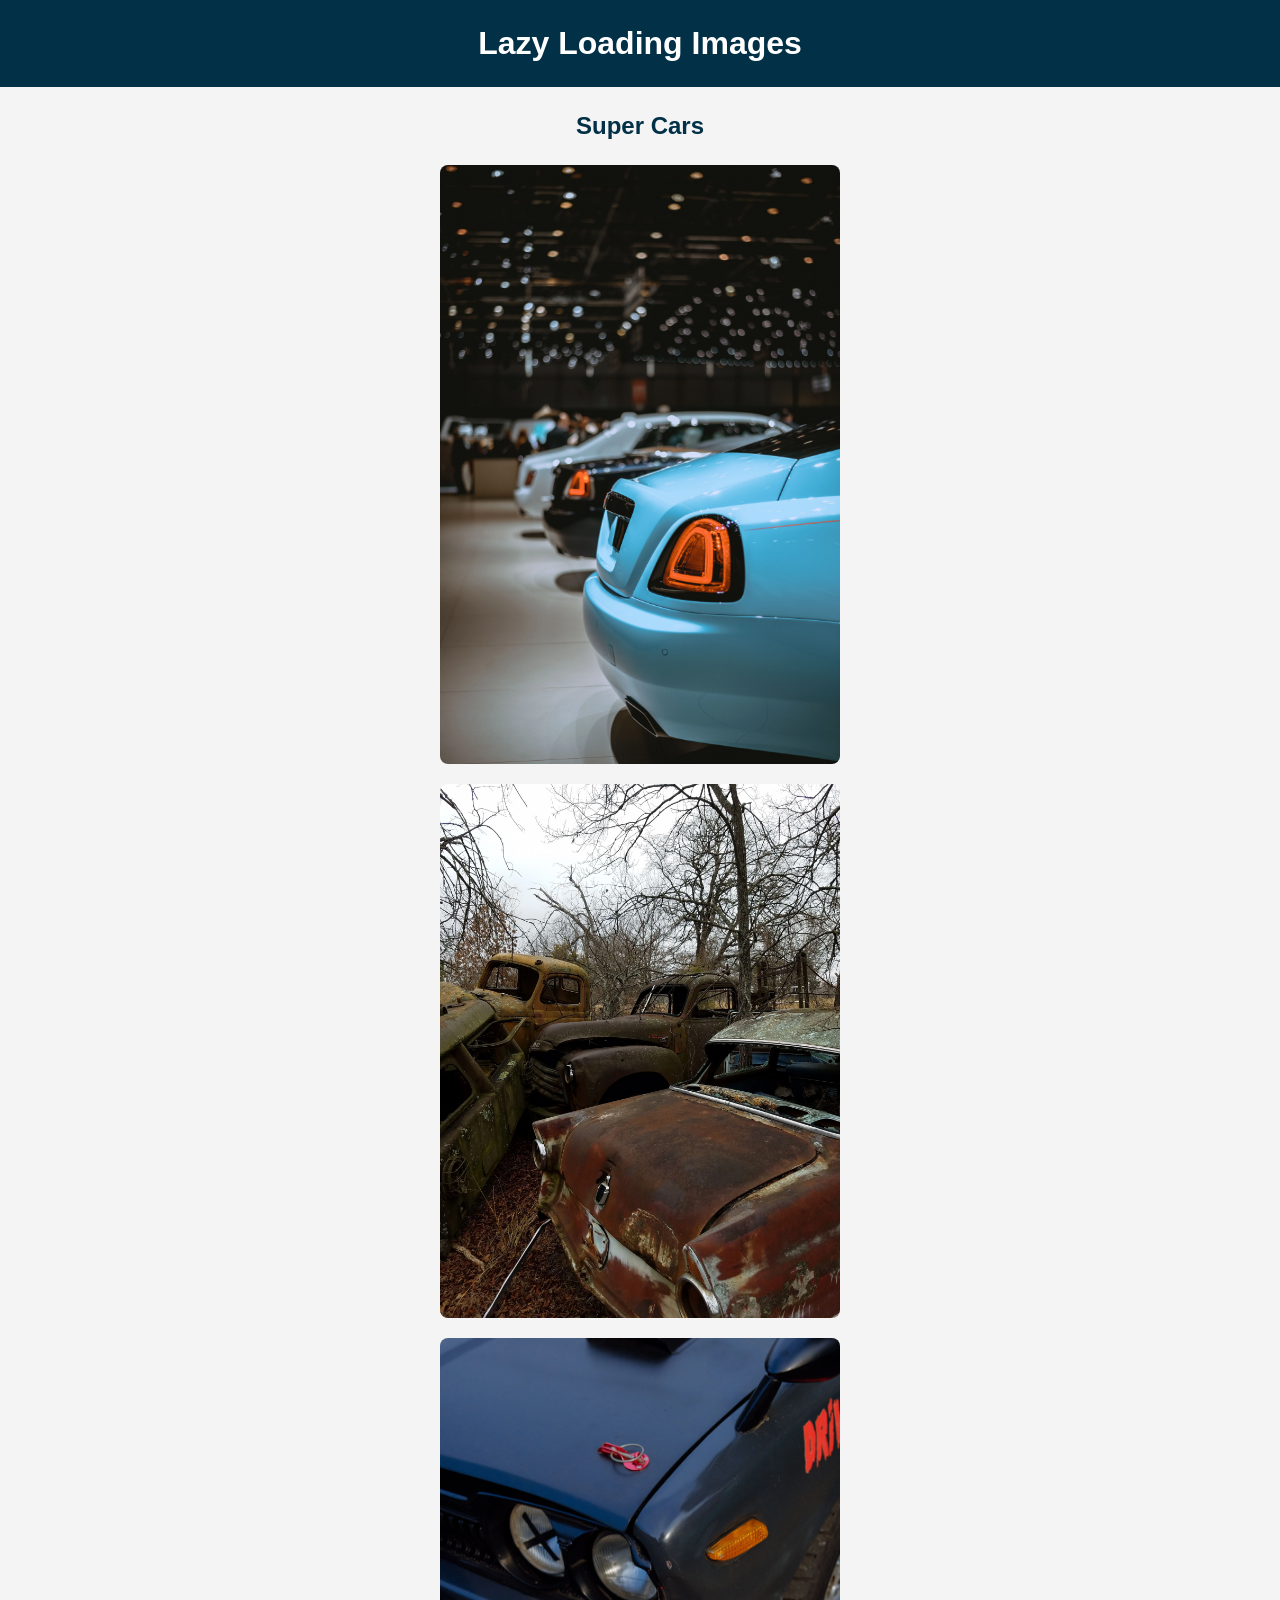
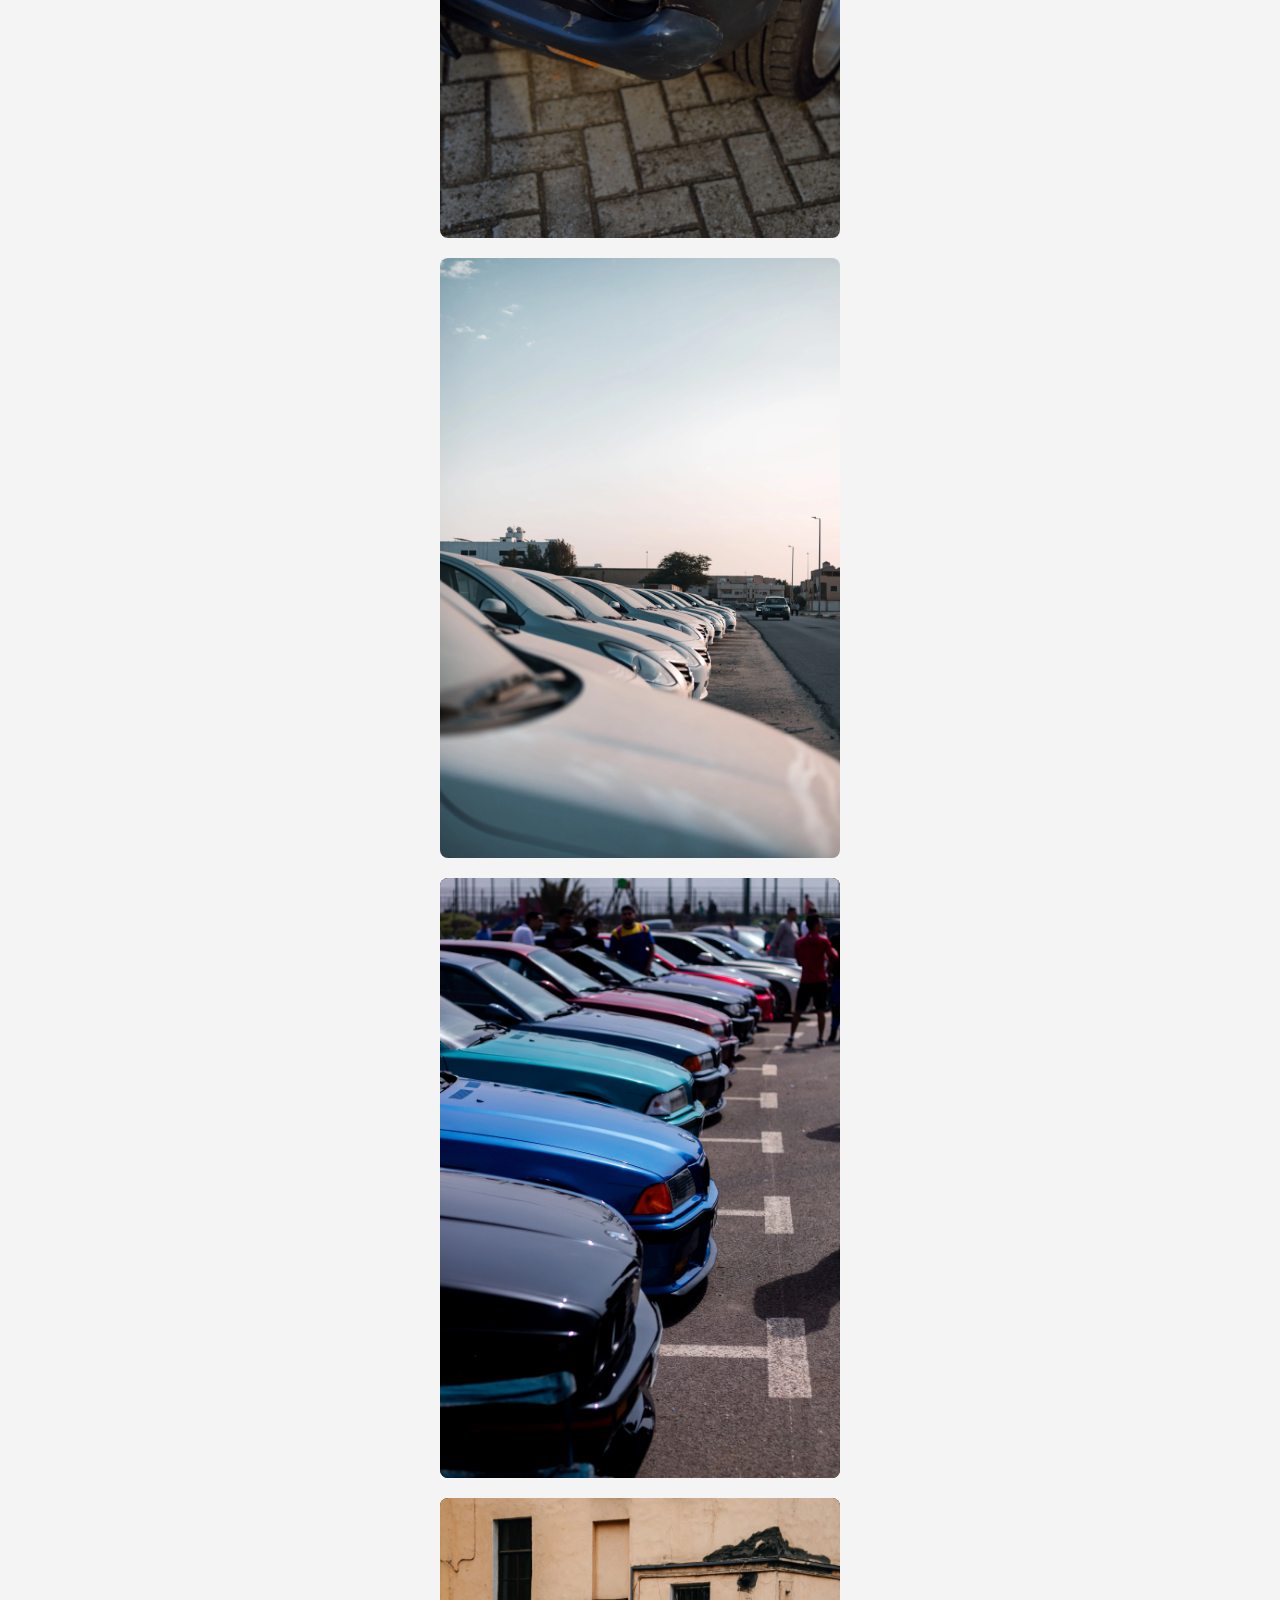
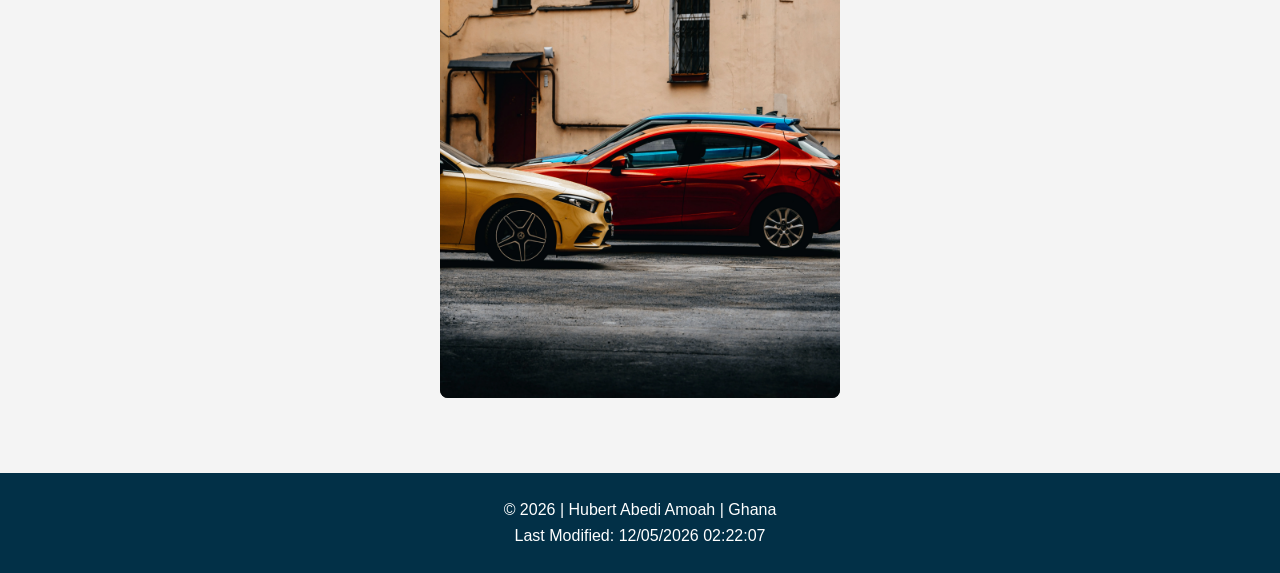
<file: week04/lazyload.html>
<!DOCTYPE html>
<html lang="en">
<head>
    <meta charset="UTF-8">
    <meta name="viewport" content="width=device-width, initial-scale=1.0">
    <meta name="description" content="Lazy loading images activity for WDD 131">
    <meta name="author" content="Hubert Abedi Amoah">
    <title>Lazy Loading Images | WDD 131</title>

    <link rel="stylesheet" href="styles/lazyload.css">
    <script src="scripts/lazyload.js" defer></script>
</head>

<body>
    <header>
        <h1>Lazy Loading Images</h1>
    </header>

    <main>
        <h2>Super Cars</h2>

        <img src="images/image1.webp" alt="Beautiful scenery, image 1" width="400" height="600" loading="lazy">
        <img src="images/image2.webp" alt="Beautiful scenery, image 2" width="400" height="600" loading="lazy">
        <img src="images/image3.webp" alt="Beautiful scenery, image 3" width="400" height="600" loading="lazy">
        <img src="images/image4.webp" alt="Beautiful scenery, image 4" width="400" height="600" loading="lazy">
        <img src="images/image5.webp" alt="Beautiful scenery, image 5" width="400" height="600" loading="lazy">
        <img src="images/image6.webp" alt="Beautiful scenery, image 6" width="400" height="600" loading="lazy">
    </main>

    <footer>
        <p>&copy; 2026 | Hubert Abedi Amoah | Ghana</p>
        <p>Last Modified: <span id="lastModified"></span></p>
    </footer>
</body>
</html>
</file>
<file: styles/base.css>
:root {
    --primary-color: #1d4e70;
    --secondary-color: #303030;
    --accent-color: #f2b544;
    --background-color: #ffffff;
    --text-color: #252525;
}

* {
    margin: 0;
    padding: 0;
    box-sizing: border-box;
}

body {
    font-family: 'Roboto', sans-serif;
    color: var(--text-color);
    background-color: var(--background-color);
    line-height: 1.6;
}

/* Header */

header {
    width: 95%;
    max-width: 1600px;
    margin: 1rem auto 0;
}

#course-title {
    display: block;
    background-color: var(--primary-color);
    color: white;
    text-align: center;
    padding: 1rem;
    font-size: 1.3rem;
    font-weight: 500;
}

/* Navigation */

nav {
    display: flex;
    justify-content: space-around;
    align-items: center;
    background-color: var(--secondary-color);
}

nav a {
    color: white;
    text-decoration: none;
    padding: 0.8rem 1rem;
    flex: 1;
    text-align: center;
    transition: background-color 0.3s ease, color 0.3s ease;
}

nav a:hover {
    background-color: var(--accent-color);
    color: #222222;
}

/* Main content */

main {
    width: 90%;
    max-width: 1600px;
    margin: 1.5rem auto;
    padding: 0 1rem;
}

h1 {
    text-align: center;
    margin-bottom: 1rem;
    font-size: 2rem;
}

.cards {
    display: grid;
    grid-template-columns: 2fr 1fr;
    gap: 0.7rem;
}

.card {
    border: 1px solid #bdbdbd;
    border-radius: 8px;
    overflow: hidden;
}

.card h2 {
    background-color: var(--primary-color);
    color: white;
    text-align: center;
    padding: 0.6rem;
    font-size: 1.1rem;
}

/* About Me section */

.about-content {
    padding: 1rem;
    display: flex;
    gap: 1rem;
    align-items: flex-start;
}

.about-content p,
.location-content p {
    font-size: 0.95rem;
}

.profile-photo {
    width: 130px;
    height: 155px;
    object-fit: cover;
    border: 1px solid #aaa;
}

.about h3 {
    text-align: center;
    margin: 0.2rem 2rem 0;
    border-bottom: 1px solid #ccc;
    padding-bottom: 0.3rem;
}

.location-content {
    display: flex;
    align-items: center;
    gap: 1rem;
    padding: 1rem;
}

.location-content figure {
    flex: 0 0 125px;
    text-align: center;
}

.location-content img {
    width: 125px;
    height: 85px;
    object-fit: cover;
    border: 1px solid #ccc;
}

.location-content figcaption {
    font-size: 0.8rem;
    font-style: italic;
    margin-top: 0.3rem;
}

/* Web Development Resources */

.resource-content {
    padding: 1rem;
    margin-top: 4rem;
}

.resource-content ul {
    padding-left: 1.2rem;
}

.resource-content li {
    margin-bottom: 0.3rem;
}

.resource-content a {
    color: #0000ee;
}

.resource-content a:hover {
    color: var(--primary-color);
}

/* Footer */

footer {
    width: 95%;
    max-width: 1600px;
    margin: 1rem auto;
    padding: 1rem;
    background-color: var(--primary-color);
    color: white;
    text-align: center;
}

footer p {
    margin: 0.2rem;
}

#lastModified {
    color: #ffffff;
    font-size: 0.85rem;
}

/* Responsive design */

@media screen and (max-width: 650px) {

    nav {
        flex-direction: column;
    }

    nav a {
        width: 100%;
    }

    .cards {
        grid-template-columns: 1fr;
    }

    .about-content {
        flex-direction: column-reverse;
        align-items: center;
    }

    .location-content {
        flex-direction: column;
    }

    .resource-content {
        margin-top: 1rem;
    }

    main {
        padding: 0 0.7rem;
    }
}
</file>
<file: project/styles/project.css>
/* Stop Malaria Africa - Main Stylesheet */

* {
    margin: 0;
    padding: 0;
    box-sizing: border-box;
}

:root {
    --green: #176b45;
    --dark-green: #10452f;
    --orange: #f2a900;
    --light: #f5f8f5;
    --dark: #202820;
    --white: #ffffff;
}

body {
    font-family: Arial, sans-serif;
    line-height: 1.6;
    color: var(--dark);
    background-color: var(--white);
}

header {
    background-color: var(--dark-green);
    color: var(--white);
    padding: 18px 6%;
    display: flex;
    justify-content: space-between;
    align-items: center;
    gap: 20px;
}

.logo {
    color: var(--white);
    font-size: 1.25rem;
    font-weight: bold;
    text-decoration: none;
}

nav {
    display: flex;
    gap: 25px;
}

nav a {
    color: var(--white);
    text-decoration: none;
    font-weight: bold;
}

nav a:hover,
nav a[aria-current="page"] {
    color: var(--orange);
}

.menu-button {
    display: none;
    background: transparent;
    color: white;
    border: 1px solid white;
    border-radius: 5px;
    padding: 7px 12px;
    font-size: 1.3rem;
    cursor: pointer;
}

.hero {
    display: grid;
    grid-template-columns: 1fr 1fr;
    align-items: center;
    gap: 35px;
    padding: 60px 7%;
    background-color: var(--light);
}

.hero-content h1 {
    font-size: clamp(2rem, 5vw, 3.5rem);
    color: var(--dark-green);
    line-height: 1.2;
    margin: 15px 0;
}

.hero img,
.content-image,
.callout img {
    width: 100%;
    height: auto;
    display: block;
    border-radius: 12px;
}

.eyebrow {
    color: var(--green);
    font-weight: bold;
    letter-spacing: 2px;
    font-size: 0.85rem;
}

.button {
    display: inline-block;
    background-color: var(--green);
    color: var(--white);
    border: none;
    border-radius: 6px;
    padding: 12px 20px;
    margin-top: 18px;
    font-size: 1rem;
    font-weight: bold;
    text-decoration: none;
    cursor: pointer;
}

.button:hover {
    background-color: var(--dark-green);
}

.section {
    padding: 55px 7%;
}

.section h2,
.content-section h2,
.callout h2 {
    color: var(--dark-green);
    font-size: 2rem;
    margin-bottom: 15px;
}

.intro {
    max-width: 750px;
    margin-bottom: 25px;
}

.cards {
    display: grid;
    grid-template-columns: repeat(3, 1fr);
    gap: 22px;
    margin-top: 25px;
}

.card {
    background-color: var(--light);
    padding: 25px;
    border-radius: 10px;
    border-bottom: 4px solid var(--orange);
}

.card h3 {
    color: var(--green);
    margin-bottom: 12px;
}

.callout {
    background-color: var(--green);
    color: var(--white);
    padding: 50px 7%;
    display: grid;
    grid-template-columns: 1fr 1fr;
    align-items: center;
    gap: 35px;
}

.callout h2 {
    color: var(--white);
}

.button-light {
    background-color: var(--orange);
    color: var(--dark);
}

.button-light:hover {
    background-color: #ffd166;
    color: var(--dark);
}

.page-heading {
    text-align: center;
    background-color: var(--light);
    padding: 55px 7%;
}

.page-heading h1 {
    color: var(--dark-green);
    font-size: clamp(2rem, 5vw, 3rem);
    margin: 10px 0;
}

.page-heading p:last-child {
    max-width: 700px;
    margin: auto;
}

.content-section {
    padding: 55px 7%;
    display: grid;
    grid-template-columns: 1fr 1fr;
    align-items: center;
    gap: 35px;
}

.info-list {
    padding-left: 25px;
    margin: 15px 0;
}

.info-list li {
    margin-bottom: 8px;
}

.notice {
    background-color: #fff4d6;
    border-left: 5px solid var(--orange);
    padding: 18px;
    margin-top: 20px;
}

.tip-box {
    background-color: var(--light);
    border-left: 5px solid var(--green);
    padding: 25px;
    border-radius: 8px;
}

.tip-box p {
    font-size: 1.2rem;
}

form {
    max-width: 700px;
    margin-top: 20px;
}

fieldset {
    border: 1px solid #b7c9bd;
    border-radius: 8px;
    padding: 20px;
    margin-bottom: 20px;
}

legend {
    font-weight: bold;
    padding: 0 8px;
}

fieldset label {
    display: block;
    margin: 12px 0;
}

input[type="radio"] {
    margin-right: 8px;
}

form > label {
    display: block;
    font-weight: bold;
    margin: 15px 0 5px;
}

input[type="text"],
input[type="email"],
textarea {
    display: block;
    width: 100%;
    padding: 12px;
    border: 1px solid #888;
    border-radius: 5px;
    font: inherit;
}

input:focus,
textarea:focus {
    outline: 3px solid #f2a900;
    outline-offset: 2px;
}

.result {
    margin-top: 15px;
    font-weight: bold;
    color: var(--dark-green);
}

footer {
    background-color: var(--dark-green);
    color: var(--white);
    text-align: center;
    padding: 25px;
}

footer a {
    color: var(--orange);
    display: inline-block;
    margin-top: 8px;
}

footer a:hover {
    color: var(--white);
}

/* Tablet and mobile screens */
@media screen and (max-width: 700px) {
    header {
        flex-wrap: wrap;
    }

    .menu-button {
        display: block;
    }

    nav {
        display: none;
        flex-direction: column;
        width: 100%;
        gap: 15px;
        padding: 15px 0;
    }

    nav.open {
        display: flex;
    }

    .hero,
    .content-section,
    .callout {
        grid-template-columns: 1fr;
    }

    .hero {
        padding: 35px 6%;
    }

    .cards {
        grid-template-columns: 1fr;
    }

    .section,
    .content-section {
        padding: 35px 6%;
    }

    .callout {
        padding: 35px 6%;
    }
}

/* Reduced motion accessibility */
@media (prefers-reduced-motion: reduce) {
    *,
    *::before,
    *::after {
        scroll-behavior: auto;
        animation-duration: 0.01ms;
        transition-duration: 0.01ms;
    }
}
</file>
<file: styles/place.css>
/*
   Author: Hubert Abedi Amoah
   Course: WDD 131
   Assignment: Place Webpage
*/

/* Global CSS Variables */
:root {
    --primary-color: #ce1126;
    --secondary-color: #fcd116;
    --accent-color: #006b3f;
    --background-color: #f4f4f4;
    --text-color: #222222;
    --white-color: #ffffff;
    --border-color: #dddddd;
}

/* General Styles */
* {
    margin: 0;
    padding: 0;
    box-sizing: border-box;
}

body {
    font-family: Arial, Helvetica, sans-serif;
    color: var(--text-color);
    background-color: var(--background-color);
    line-height: 1.6;
}

/* Header */
header {
    background-color: var(--primary-color);
    color: var(--white-color);
    text-align: center;
    padding: 1rem;
    border-bottom: 8px solid var(--secondary-color);
}

header h1 {
    font-size: 2rem;
}

/* Main Content */
main {
    width: 100%;
}

/* Hero Section */
.hero {
    position: relative;
    width: 100%;
}

/* Hero Picture */
.hero-picture {
    display: block;
    width: 100%;
}

.hero-image {
    display: block;
    width: 100%;
    height: 280px;
    object-fit: cover;
}

/* Data and Weather Sections */
.data,
.weather {
    background-color: var(--white-color);
    padding: 1.5rem 1rem;
    text-align: center;
}

.data h2,
.weather h2 {
    font-size: 1.5rem;
    margin-bottom: 1rem;
    color: var(--text-color);
}

.data-content,
.weather-content {
    max-width: 420px;
    margin: 0 auto;
}

.data-content p,
.weather-content p {
    display: grid;
    grid-template-columns: 1fr 1.3fr;
    gap: 0.5rem;
    padding: 0.25rem 0;
    font-size: 0.9rem;
}

.data-content p span:first-child,
.weather-content p span:first-child {
    text-align: right;
    font-weight: bold;
}

.data-content p span:last-child,
.weather-content p span:last-child {
    text-align: left;
}

/* Mobile Weather Icon */
.weather-icon {
    display: block;
    width: 65px;
    height: 65px;
    margin: 0 auto 1rem;
}

/* No pseudo-element icon on mobile */
.weather h2::after {
    content: none;
}

/* Footer */
footer {
    background-color: var(--primary-color);
    color: var(--white-color);
    text-align: center;
    padding: 1rem;
    font-size: 0.85rem;
    border-top: 6px solid var(--secondary-color);
}

footer p {
    margin: 0.3rem 0;
}

/* Desktop Layout */
@media screen and (min-width: 601px) {

    header {
        padding: 1rem;
        border-bottom: 8px solid var(--secondary-color);
    }

    header h1 {
        font-size: 2.5rem;
    }

    .hero {
        min-height: 650px;
        display: flex;
        align-items: center;
        justify-content: space-between;
        overflow: hidden;
    }

    /* Hero image becomes the background */
    .hero-picture {
        position: absolute;
        inset: 0;
        width: 100%;
        height: 100%;
        z-index: 0;
    }

    .hero-image {
        width: 100%;
        height: 100%;
        min-height: 650px;
        object-fit: cover;
    }

    /* Data and Weather Cards */
    .data,
    .weather {
        position: relative;
        z-index: 1;
        width: 270px;
        padding: 1rem;
        background-color: rgba(255, 255, 255, 0.94);
        box-shadow: 0 3px 12px rgba(0, 0, 0, 0.25);
    }

    .data {
        align-self: flex-start;
        margin: 3rem 0 0 3rem;
    }

    .weather {
        align-self: flex-end;
        margin: 0 3rem 3rem 0;
    }

    .data h2,
    .weather h2 {
        background-color: var(--accent-color);
        color: var(--white-color);
        padding: 0.6rem;
        margin-bottom: 1rem;
    }

    .data-content p,
    .weather-content p {
        font-size: 0.85rem;
    }

    /* Hide mobile SVG on desktop */
    .weather-icon {
        display: none;
    }

    /* Desktop weather icon using CSS pseudo-element */
    .weather h2::after {
        content: "⛅";
        display: inline-block;
        margin-left: 0.6rem;
        font-size: 1.5rem;
        vertical-align: middle;
    }

    footer {
        padding: 1.5rem;
    }
}

/* Larger Screens */
@media screen and (min-width: 1000px) {

    .hero {
        min-height: 700px;
    }

    .hero-image {
        min-height: 700px;
    }

    .data {
        margin-left: 5rem;
    }

    .weather {
        margin-right: 5rem;
    }
}
</file>
<file: styles/temples.css>
* {
  margin: 0;
  padding: 0;
  box-sizing: border-box;
}

body {
  font-family: 'Roboto', sans-serif;
  background-color: #f4f1ec;
  color: #222;
}

header {
  background-color: #2f4b3a;
  color: #fff;
  display: flex;
  justify-content: space-between;
  align-items: center;
  padding: 1rem;
  position: relative;
}

header h2 {
  font-family: 'Playfair Display', serif;
  font-size: 1.5rem;
}

#menu {
  font-size: 1.8rem;
  border: 0;
  background: none;
  color: #fff;
  cursor: pointer;
  padding: 0.25rem 0.5rem;
}

#menu::before {
  content: "☰";
}

#menu.open::before {
  content: "✕";
}

nav.navigation {
  display: none;
  flex-direction: column;
  position: absolute;
  top: 100%;
  left: 0;
  width: 100%;
  background-color: #2f4b3a;
}

nav.navigation.open {
  display: flex;
}

nav a {
  display: block;
  color: #fff;
  text-align: center;
  padding: 1rem;
  text-decoration: none;
  font-weight: 500;
}

nav a:hover,
nav a:focus {
  background-color: #e8c872;
  color: #2f4b3a;
  outline: none;
}

main {
  max-width: 800px;
  margin: 0 auto;
  padding: 1rem;
}

main h1 {
  font-family: 'Playfair Display', serif;
  text-align: center;
  margin: 1rem 0;
  color: #2f4b3a;
}

.album {
  display: grid;
  grid-template-columns: 1fr;
  gap: 1rem;
}

figure {
  background: #fff;
  padding: 0.5rem;
  border-radius: 8px;
  box-shadow: 0 2px 6px rgba(0,0,0,0.1);
  text-align: center;
}

figure img {
  width: 100%;
  height: auto;
  border-radius: 6px;
  display: block;
}

figcaption {
  padding: 0.75rem 0 0.25rem;
  font-weight: 500;
}

footer {
  background-color: #2f4b3a;
  color: #fff;
  text-align: center;
  padding: 1.2rem;
  margin-top: 1rem;
  line-height: 1.6;
}
</file>
<file: styles/temples-large.css>
@media screen and (min-width: 640px) {
  header {
    padding: 1rem 2rem;
  }

  #menu {
    display: none;
  }

  nav.navigation {
    display: flex;
    flex-direction: row;
    position: static;
    width: auto;
    background: none;
  }

  nav a {
    padding: 0.5rem 1rem;
  }

  main {
    max-width: 1100px;
  }

  .album {
    grid-template-columns: repeat(3, 1fr);
  }
}
</file>
<file: week02/styles/bom.css>
/* Author: Hubert Abedi Amoah */

* {
    margin: 0;
    padding: 0;
}

body {
    height: 100vh;
    display: flex;
    flex-direction: column;
    align-items: center;
    justify-content: center;
    font-family: 'Acme', Arial, sans-serif;
}

h1 {
    font-size: 1.5rem;
}

main {
    margin: 1rem auto;
    border: 1px solid rgb(0 0 0 / 0.1);
    padding: 1rem;
    background-color: #ddd;
    display: flex;
    flex-direction: column;
}

input,
button {
    padding: 0.5rem;
}

button {
    margin: 0.5rem;
}

.delete {
    width: fit-content;
}

.input {
    display: flex;
    gap: 1rem;
}

.list {
    padding: 0.5rem;
}

ul {
    margin: 1rem;
    list-style: none;
}

li {
    display: flex;
    align-items: center;
    justify-content: space-between;
}

@media only screen and (min-width: 32.5em) {
    h1 {
        font-size: 2rem;
    }

    main {
        width: 320px;
    }
}
</file>
<file: week02/styles/media-query.css>
/* Author: Hubert Abedi Amoah */

/* General page styling */
body {
    font-family: 'Roboto', sans-serif;
}

/* Header, main, and footer styling */
header, main, footer {
    max-width: 640px;
    margin: 1rem auto;
    border: 1px solid #bbb;
    padding: 1rem;
    background-color: #e6f2ff;
}

/* Main content layout */
main {
    display: grid;
    grid-template-columns: 1fr;
    gap: 1rem;
}

/* Scripture sections */
section {
    padding: 1rem;
    background-color: #fff;
}
</file>
<file: week02/styles/media-query-large.css>
/* Author: Hubert Abedi Amoah */

/* Large screen styling */
@media screen and (min-width: 500px) {

    header {
        background-color: #000;
        color: #fff;
    }

    main {
        grid-template-columns: 1fr 1fr;
    }

}
</file>
<file: week03/styles/design.css>
body {
    font-family: Roboto, helvetica, sans-serif;
}

header,
main,
footer {
    max-width: 760px;
    margin: 0 auto;
}

.banner {
    padding: 1rem;
    background-color: #eee;
    color: #000;
    text-align: center;
    font-weight: 700;
}

h1 {
    border-bottom: 1px solid rgba(0, 0, 0, 0.1);
}

main {
    display: grid;
    grid-template-columns: 1fr 200px;
    grid-gap: 1.5rem;
}

h2 {
    color: navy;
    text-align: left;
    grid-column: 1 / 3;
}

article p {
    text-align: justify;
}

.callout {
    color: #fff;
    background-color: #702963;
    padding: 1rem;
}

footer {
    margin-top: 1rem;
    border-top: 1px solid rgba(0, 0, 0, 0.1);
    font-size: smaller;
    text-align: left;
}
</file>
<file: week04/styles/lazyload.css>
/* General page styling */
* {
    margin: 0;
    padding: 0;
    box-sizing: border-box;
}

body {
    font-family: Arial, sans-serif;
    background-color: #f4f4f4;
    color: #222;
    text-align: center;
}

/* Header */
header {
    background-color: #023047;
    color: white;
    padding: 25px;
}

header h1 {
    font-size: 2rem;
}

/* Main content */
main {
    padding: 25px 10px;
}

main h2 {
    color: #023047;
    margin-bottom: 25px;
}

/* Images */
img {
    display: block;
    width: 400px;
    max-width: 100%;
    height: auto;
    margin: 20px auto;
    background-color: #222;
    border-radius: 8px;
    opacity: 0;
}

/* Fade-in animation */
img.loaded {
    animation: fadeFromBlack 1.5s ease-in-out forwards;
}

@keyframes fadeFromBlack {
    from {
        opacity: 0;
        filter: brightness(0);
    }

    to {
        opacity: 1;
        filter: brightness(1);
    }
}

/* Footer */
footer {
    background-color: #023047;
    color: white;
    padding: 20px;
    margin-top: 30px;
}

footer p {
    margin: 8px;
}

/* Respect reduced-motion preferences */
@media (prefers-reduced-motion: reduce) {
    img.loaded {
        animation: none;
        opacity: 1;
        filter: none;
    }
}
</file>
